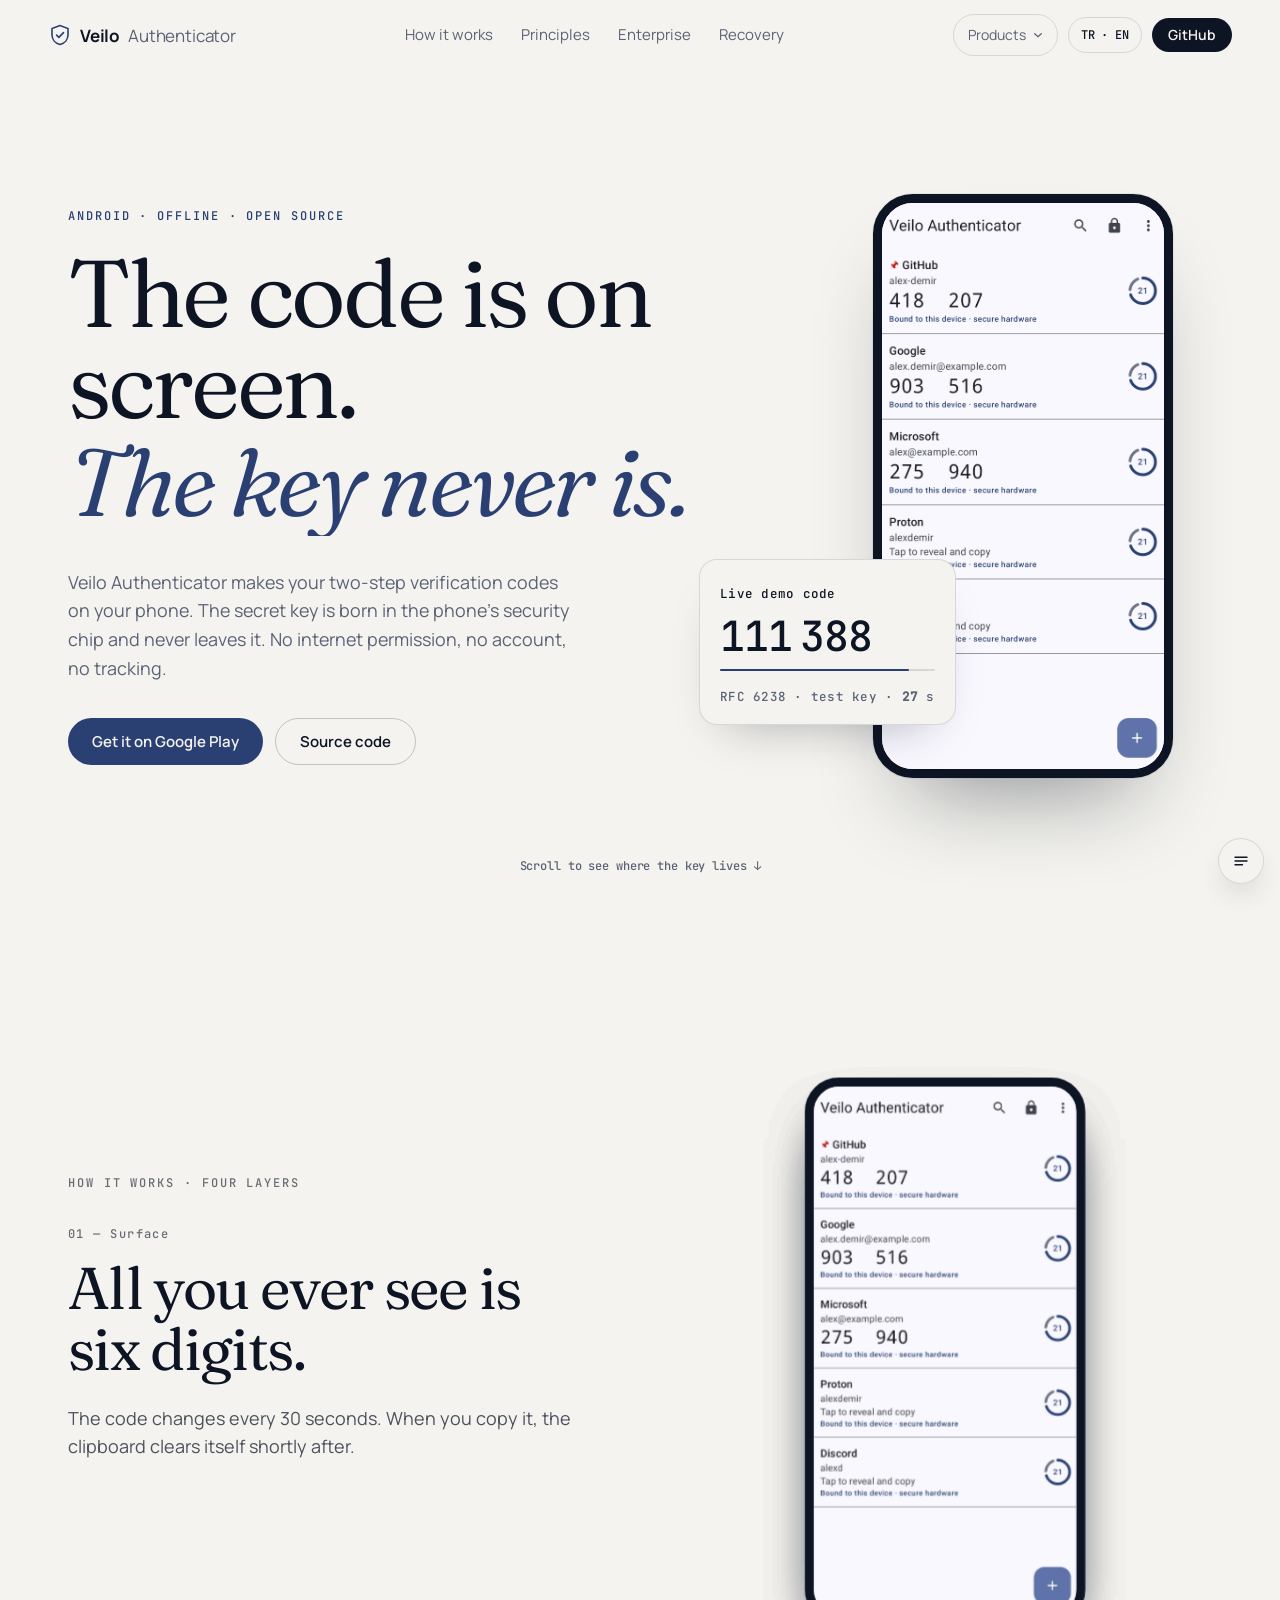
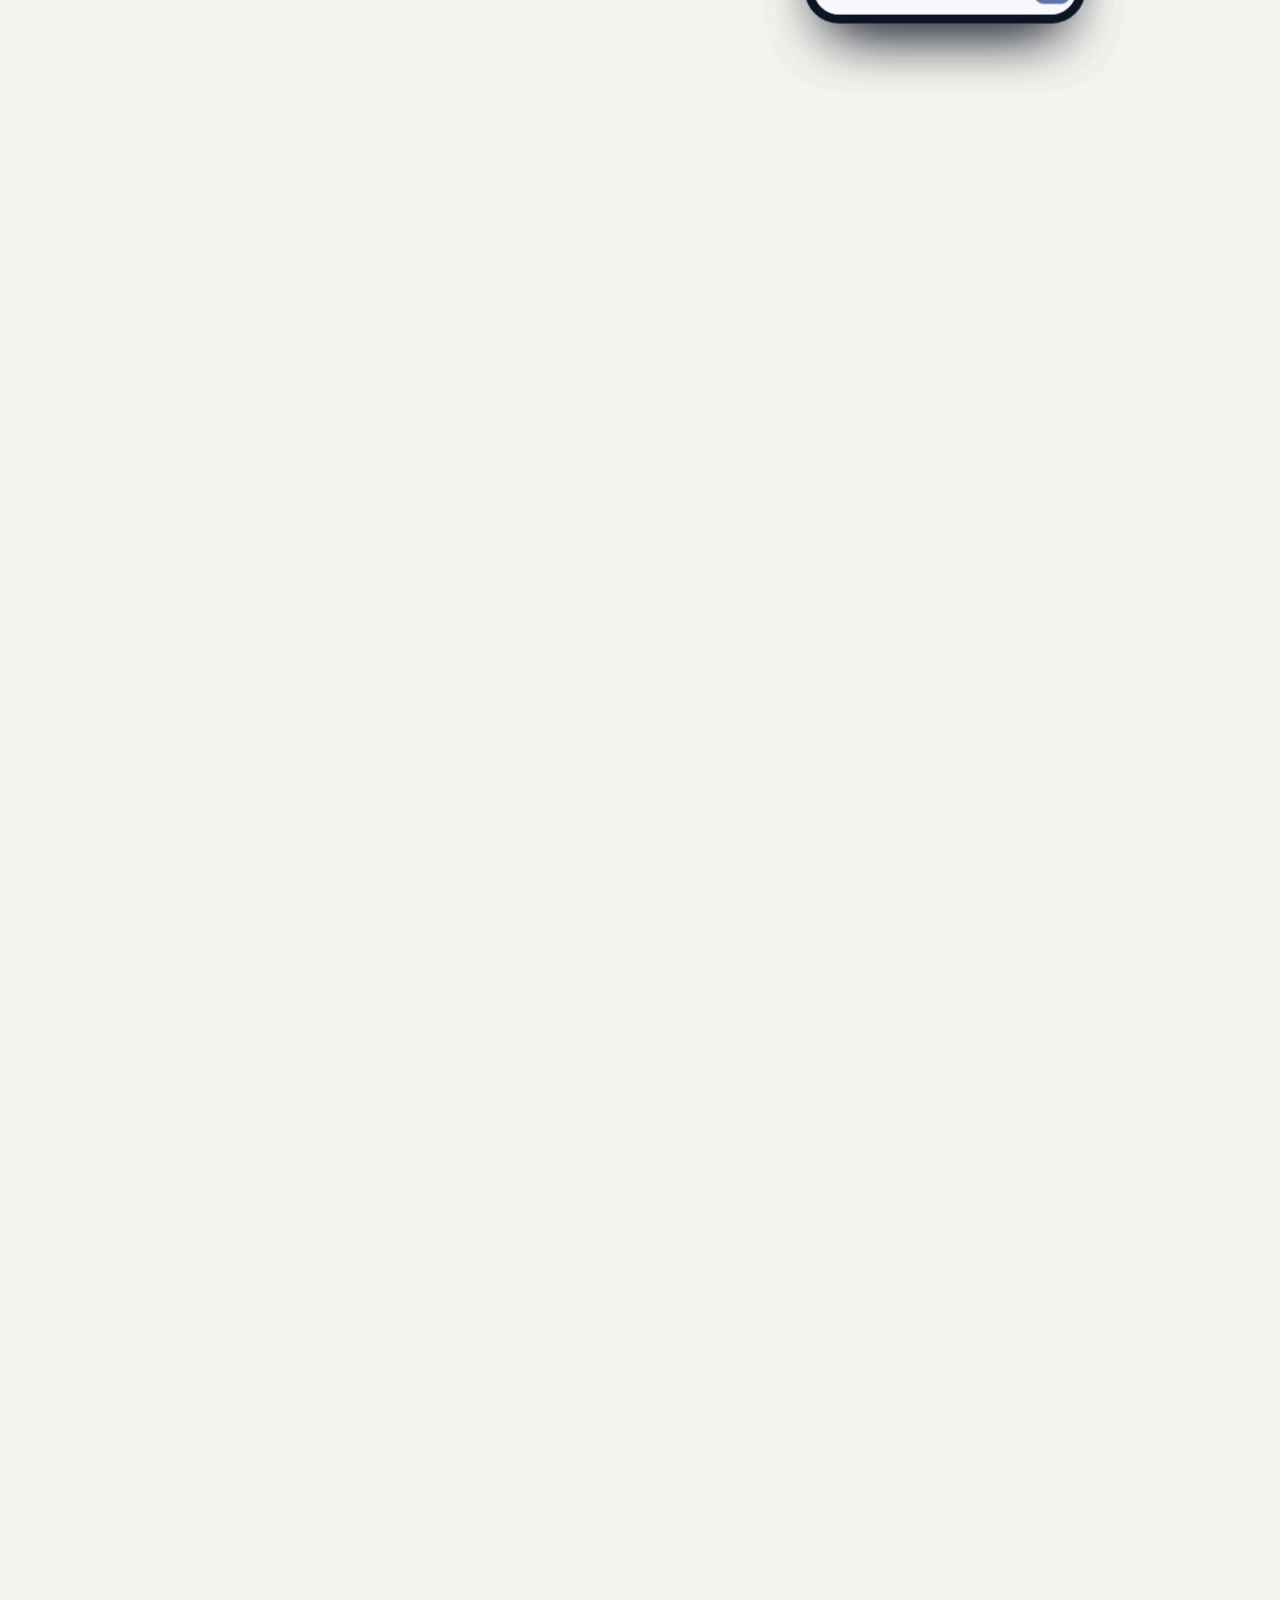
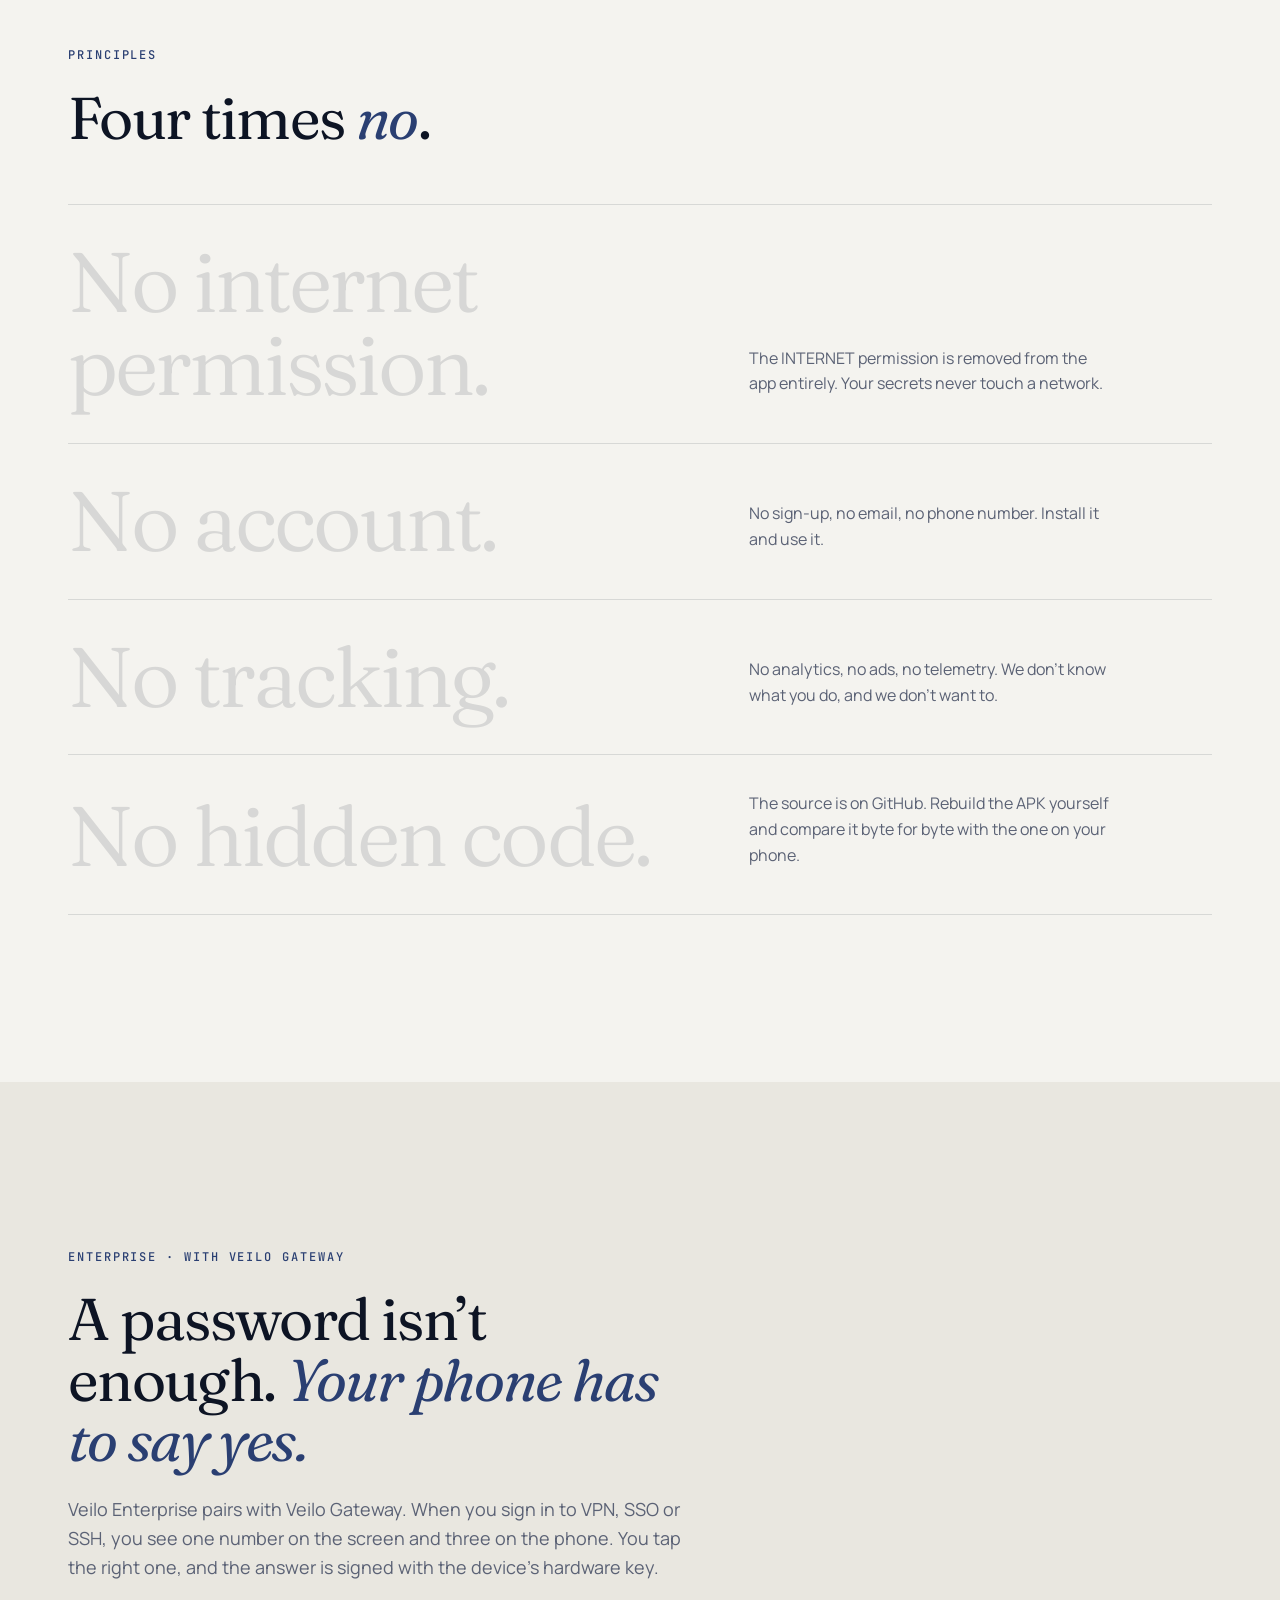
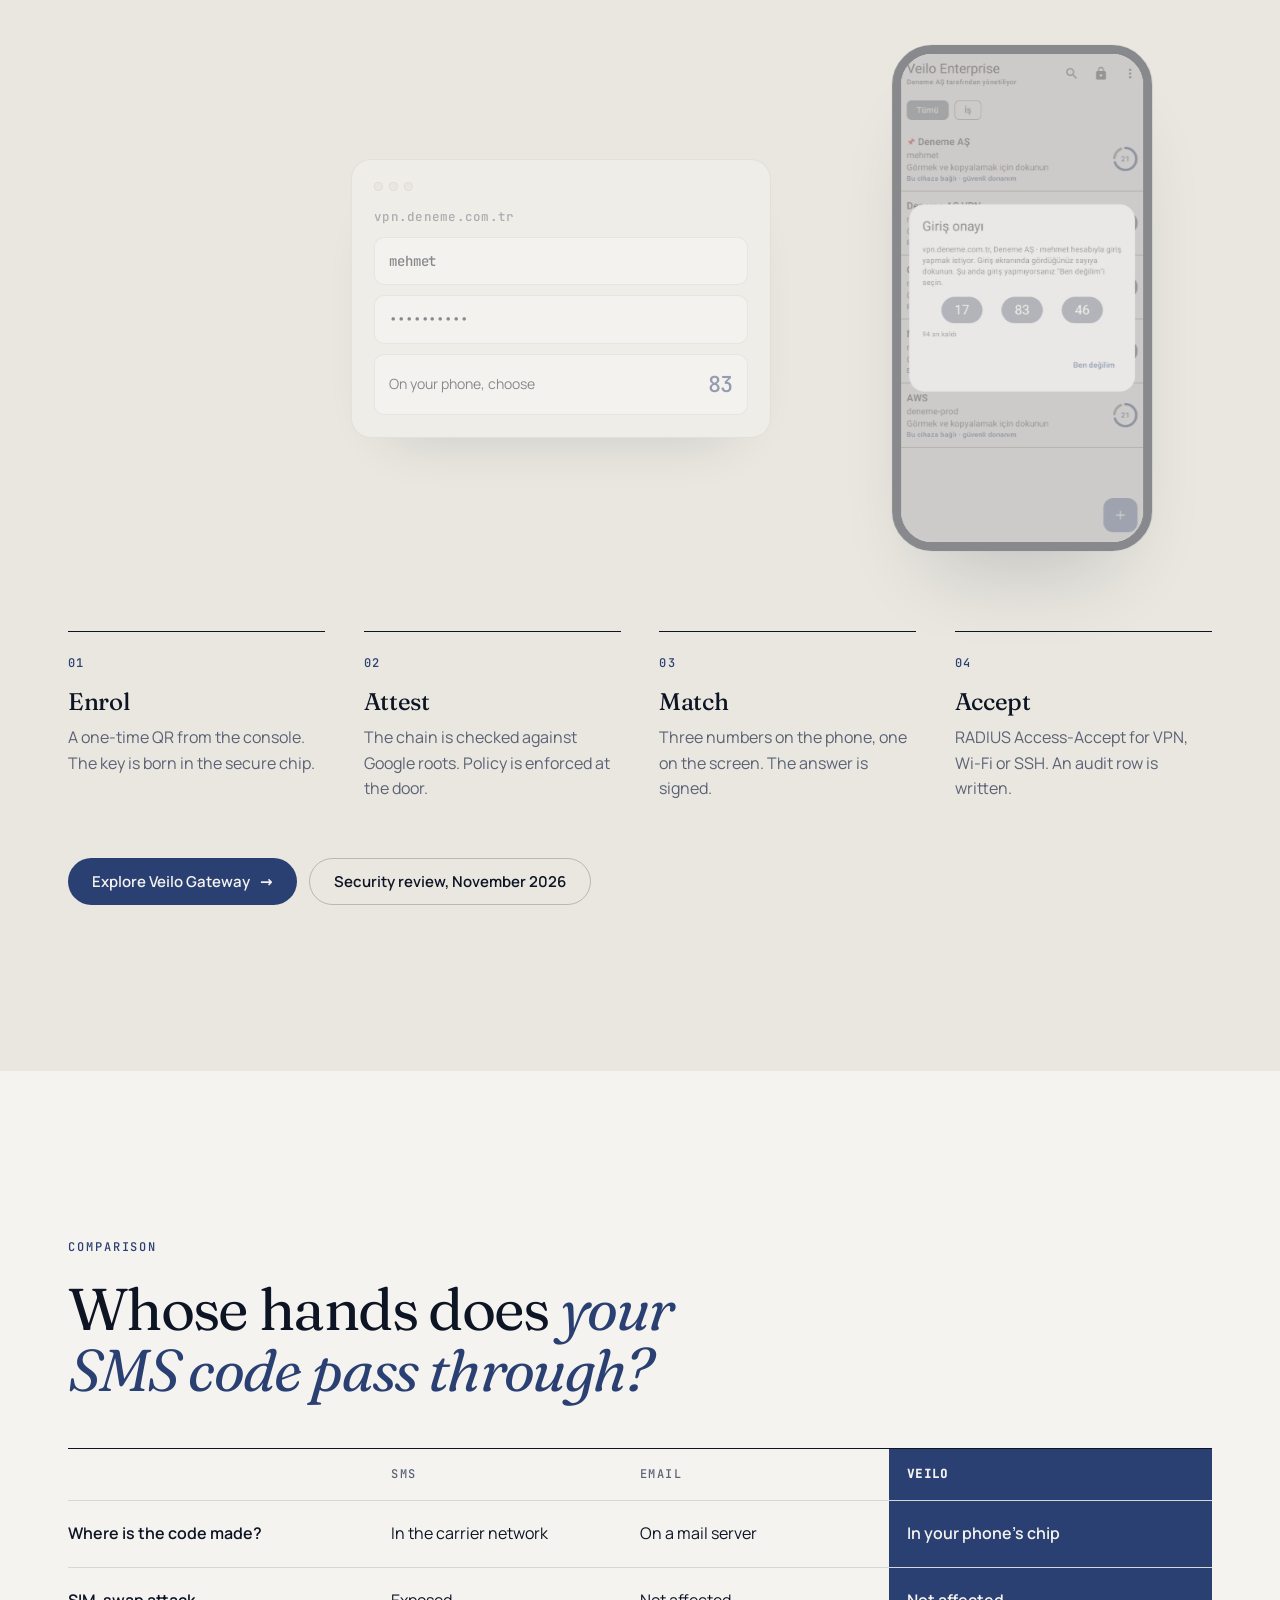
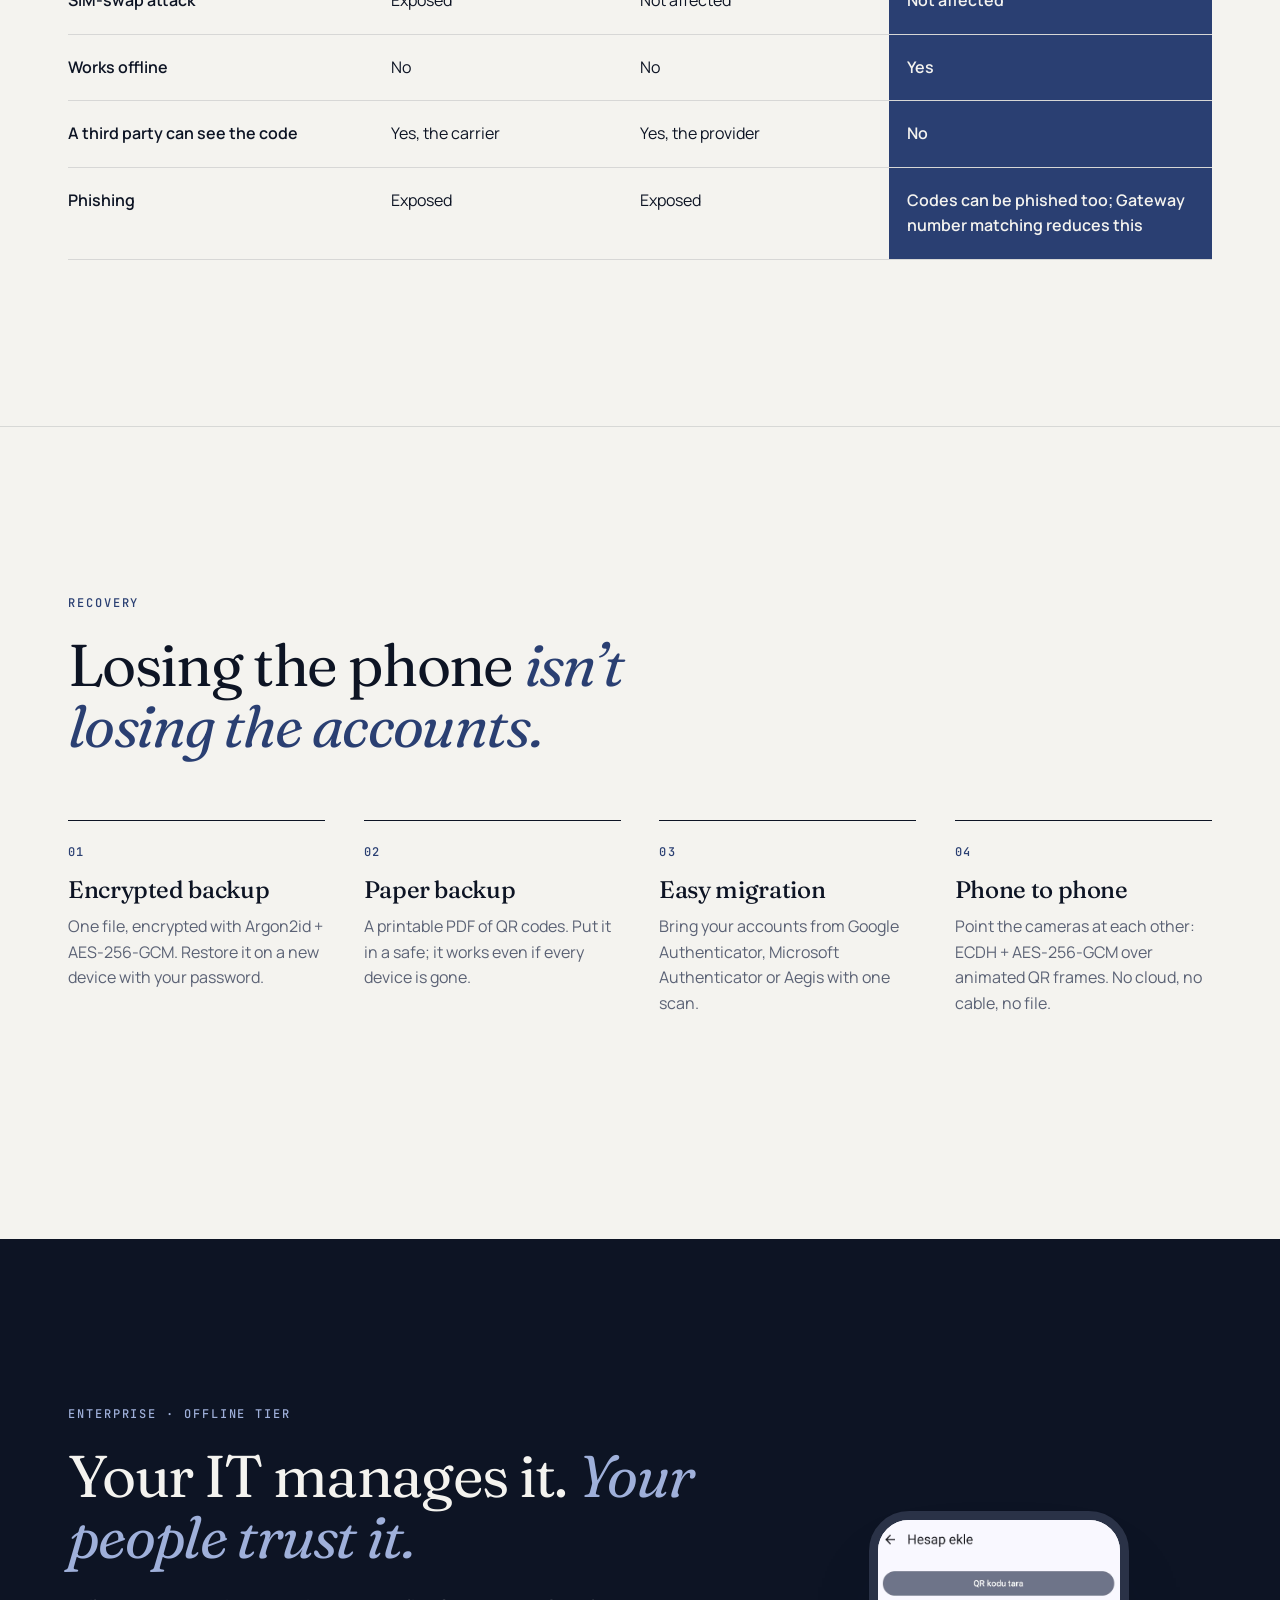
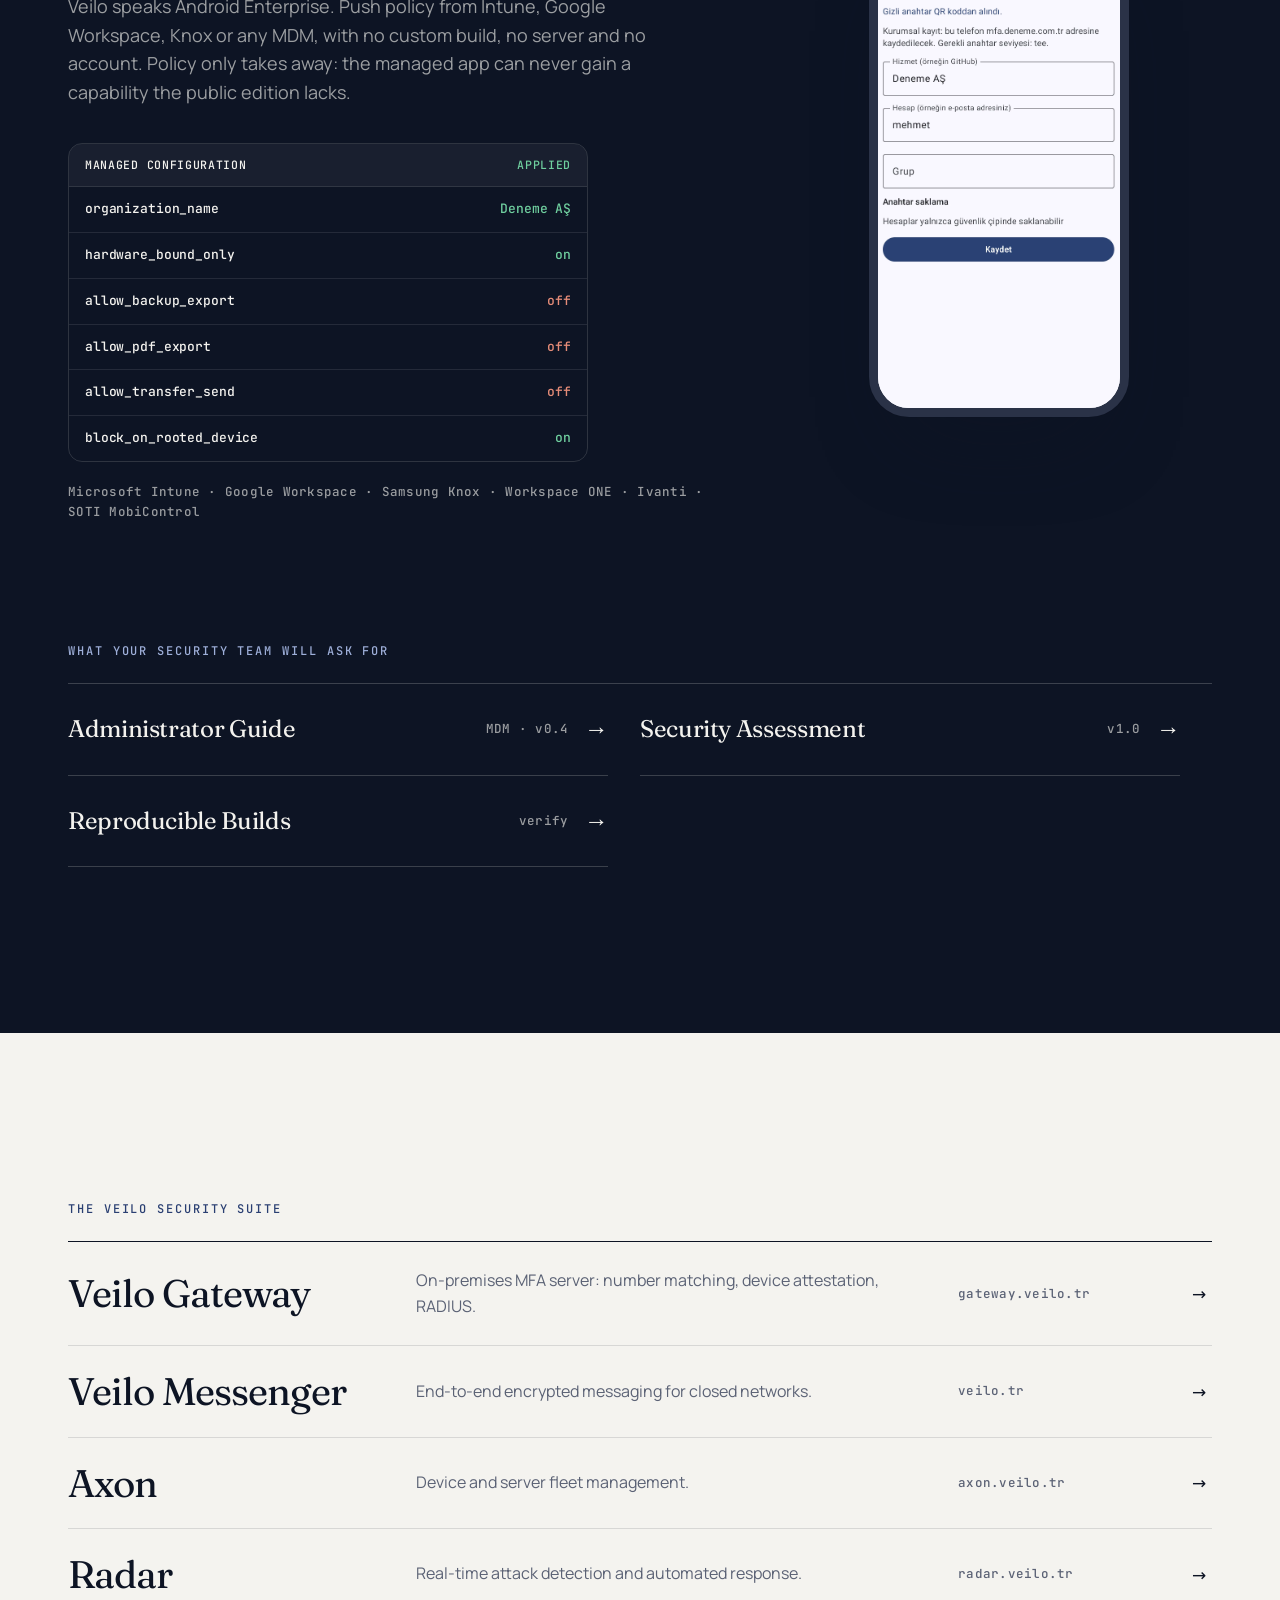
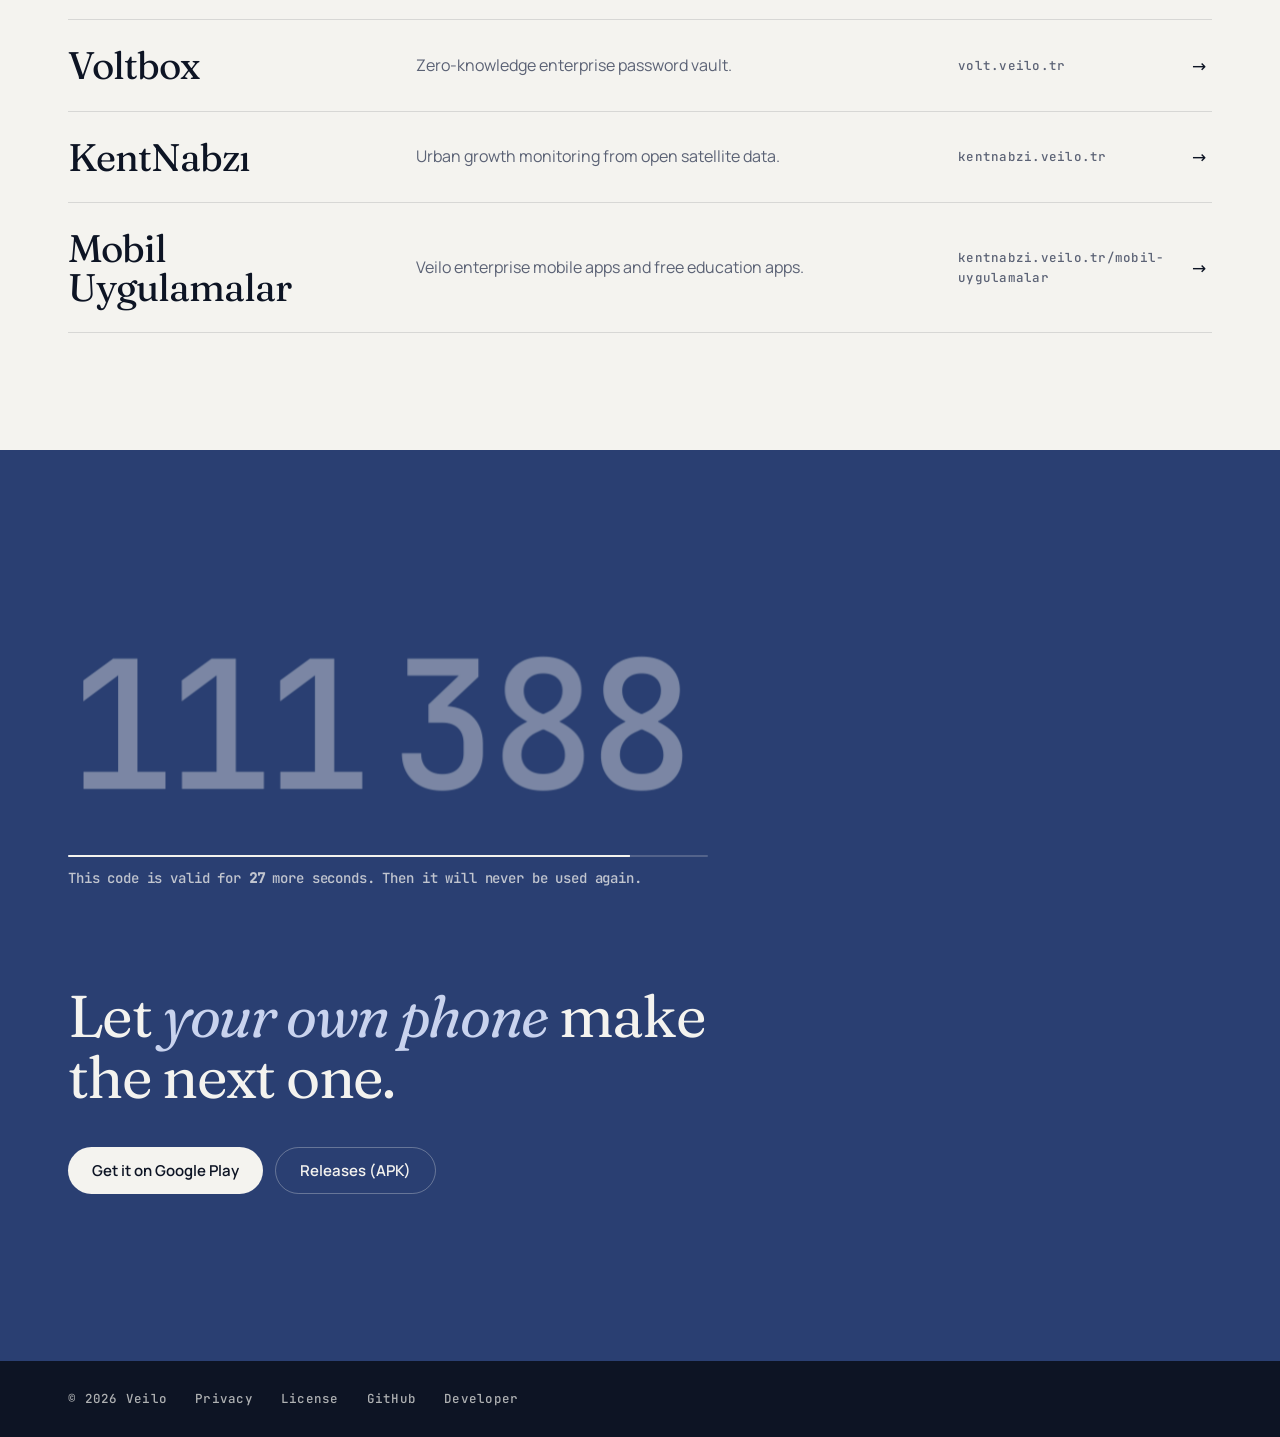
<file: docs/index.html>
<!DOCTYPE html>
<html lang="tr" data-lang="tr">
<head>
<meta charset="utf-8">
<meta name="viewport" content="width=device-width, initial-scale=1">
<title>Veilo Authenticator — Kod ekranda. Anahtar asla.</title>
<meta name="description" content="Veilo Authenticator: Android için çevrimdışı, açık kaynak iki adımlı doğrulama. Gizli anahtar telefonun güvenlik çipinde kalır. İnternet izni yok, hesap yok, izleme yok.">
<link rel="canonical" href="https://auth.veilo.tr/">
<meta property="og:title" content="Veilo Authenticator — Kod ekranda. Anahtar asla.">
<meta property="og:description" content="Çevrimdışı, açık kaynak, donanım destekli 2FA.">
<meta property="og:url" content="https://auth.veilo.tr/">
<meta property="og:type" content="website">
<meta property="og:locale" content="tr_TR">
<meta property="og:locale:alternate" content="en_US">
<meta property="og:image" content="https://auth.veilo.tr/og.png">
<meta property="og:image:width" content="1200">
<meta property="og:image:height" content="630">
<meta property="og:image:alt" content="Veilo Authenticator — Kod ekranda. Anahtar asla.">
<meta name="twitter:card" content="summary_large_image">
<meta name="theme-color" content="#F4F3EF">
<link rel="preload" href="fonts/fraunces-latin-wght-normal.woff2" as="font" type="font/woff2" crossorigin>
<link rel="preload" href="fonts/manrope-latin-wght-normal.woff2" as="font" type="font/woff2" crossorigin>
<script>(function(h){h.classList.add('js');var l=null;try{l=localStorage.getItem('veilo-lang')}catch(e){}if(!l){l=(navigator.language||'').toLowerCase().indexOf('tr')===0?'tr':'en'}h.setAttribute('data-lang',l);h.lang=l;if(matchMedia('(prefers-reduced-motion: reduce)').matches)h.classList.add('rm')})(document.documentElement)</script>
<link rel="stylesheet" href="style.css?v=ring1">
</head>
<body>
<a class="skip" href="#main"><span data-l="tr">İçeriğe geç</span><span data-l="en">Skip to content</span></a>
<header class="nav">
  <a class="brand" href="#top" aria-label="Veilo Authenticator"><svg class="logo" viewBox="0 0 24 24" aria-hidden="true"><path d="M12 2.5 4 5.6v6.1c0 4.7 3.3 8.6 8 9.8 4.7-1.2 8-5.1 8-9.8V5.6L12 2.5Z" fill="none" stroke="currentColor" stroke-width="1.6"/><path d="m8.6 12.1 2.3 2.3 4.6-4.8" fill="none" stroke="currentColor" stroke-width="1.6" stroke-linecap="round" stroke-linejoin="round"/></svg><span>Veilo</span><span class="brand-sub">Authenticator</span></a>
  <nav class="links" aria-label="Bölümler">
    <a href="#nasil"><span data-l="tr">Nasıl çalışır</span><span data-l="en">How it works</span></a>
    <a href="#ilkeler"><span data-l="tr">İlkeler</span><span data-l="en">Principles</span></a>
    <a href="#onay"><span data-l="tr">Kurumsal</span><span data-l="en">Enterprise</span></a>
    <a href="#kurtarma"><span data-l="tr">Kurtarma</span><span data-l="en">Recovery</span></a>
  </nav>
  <div class="nav-r">
    <details class="prod-menu">
      <summary><span data-l="tr">Ürünler</span><span data-l="en">Products</span><svg class="chev" viewBox="0 0 12 12" width="10" height="10" aria-hidden="true"><path d="M2 4.5 6 8l4-3.5" fill="none" stroke="currentColor" stroke-width="1.6" stroke-linecap="round"/></svg></summary>
      <div class="prod-pop">
      <a href="https://veilo.tr/"><b>Veilo Messenger</b><small><span data-l="tr">Kurumsal şifreli mesajlaşma</span><span data-l="en">Encrypted enterprise messaging</span></small></a>
      <a href="#top" aria-current="page"><b>Authenticator <span class="prod-here mono"><span data-l="tr">bu sayfa</span><span data-l="en">you are here</span></span></b><small><span data-l="tr">Çevrimdışı 2FA uygulaması</span><span data-l="en">Offline 2FA app</span></small></a>
      <a href="https://gateway.veilo.tr/"><b>Gateway</b><small><span data-l="tr">Kurum içi MFA sunucusu</span><span data-l="en">On-premises MFA server</span></small></a>
      <a href="https://axon.veilo.tr/"><b>Axon</b><small><span data-l="tr">Cihaz ve sunucu yönetimi</span><span data-l="en">Device &amp; server management</span></small></a>
      <a href="https://radar.veilo.tr/"><b>Radar</b><small><span data-l="tr">Saldırı tespiti ve tepki</span><span data-l="en">Attack detection &amp; response</span></small></a>
      <a href="https://volt.veilo.tr/"><b>Voltbox</b><small><span data-l="tr">Kurumsal şifre kasası</span><span data-l="en">Enterprise password vault</span></small></a>
      <a href="https://kentnabzi.veilo.tr/"><b>KentNabzı</b><small><span data-l="tr">Uydu ile kentsel büyüme izleme</span><span data-l="en">Urban growth from satellite data</span></small></a>
      <a href="https://kentnabzi.veilo.tr/mobil-uygulamalar/"><b>Mobil Uygulamalar</b><small><span data-l="tr">Veilo ve eğitim uygulamaları</span><span data-l="en">Veilo and education apps</span></small></a>
      </div>
    </details>
    <button class="lang mono" id="lang" type="button" aria-label="Dil / Language">TR · EN</button>
    <a class="btn btn-ink btn-sm" href="https://github.com/suleymanelbir/veilo-authenticator">GitHub</a>
  </div>
</header>

<main id="main">
<section class="hero" id="top">
  <div class="wrap hero-grid">
    <div class="hero-copy">
      <p class="eyebrow mono fade"><span data-l="tr"><span lang="en">Android</span> · Çevrimdışı · Açık kaynak</span><span data-l="en">Android · Offline · Open source</span></p>
      <h1 class="display">
        <span class="line"><span class="in"><span data-l="tr">Kod ekranda.</span><span data-l="en">The code is on screen.</span></span></span>
        <span class="line"><span class="in"><em><span data-l="tr">Anahtar asla.</span><span data-l="en">The key never is.</span></em></span></span>
      </h1>
      <p class="lede fade"><span data-l="tr">Veilo Authenticator iki adımlı doğrulama kodlarını telefonunuzda üretir. Gizli anahtar telefonun güvenlik çipinde doğar ve oradan hiç çıkmaz. İnternet izni yok, hesap yok, izleme yok.</span><span data-l="en">Veilo Authenticator makes your two-step verification codes on your phone. The secret key is born in the phone’s security chip and never leaves it. No internet permission, no account, no tracking.</span></p>
      <div class="cta fade"><a class="btn btn-navy" href="https://play.google.com/store/apps/details?id=tr.veilo.authenticator"><span data-l="tr">Google Play'den indir</span><span data-l="en">Get it on Google Play</span></a><a class="btn btn-line" href="https://github.com/suleymanelbir/veilo-authenticator"><span data-l="tr">Kaynak kodu</span><span data-l="en">Source code</span></a></div>
    </div>
    <div class="hero-visual">
      <figure class="phone"><img data-l="tr" src="img/telefon-1-hesaplar-tr.webp" width="1233" height="2400" alt="Veilo uygulamasında hesap listesi" fetchpriority="high"><img data-l="en" src="img/telefon-1-hesaplar-en.webp" width="1233" height="2400" alt="Account list in the Veilo app" loading="lazy"></figure>
      <div class="live">
        <span class="mono small"><span data-l="tr">Canlı demo kodu</span><span data-l="en">Live demo code</span></span>
        <div class="code mono code-md" data-code aria-label="demo">––– –––</div>
        <div class="bar"><i data-bar></i></div>
        <span class="mono small muted">RFC 6238 · <span data-l="tr">test anahtarı</span><span data-l="en">test key</span> · <b data-secs>30</b> <span data-l="tr">sn</span><span data-l="en">s</span></span>
      </div>
    </div>
  </div>
  <p class="hint mono"><span data-l="tr">Kaydırın: anahtarın nerede durduğunu görün</span><span data-l="en">Scroll to see where the key lives</span> ↓</p>
</section>

<section class="descent" id="nasil" aria-label="Nasıl çalışır">
  <div class="wrap descent-grid">
    <div class="steps">
      <p class="eyebrow mono"><span data-l="tr">Nasıl çalışır · dört katman</span><span data-l="en">How it works · four layers</span></p>
      <article class="step" data-step="0"><span class="num mono">01 — <span data-l="tr">Yüzey</span><span data-l="en">Surface</span></span><h2 class="h2"><span data-l="tr">Gördüğünüz tek şey altı hane.</span><span data-l="en">All you ever see is six digits.</span></h2><p><span data-l="tr">Kod 30 saniyede bir yenilenir. Kopyaladığınızda pano kısa süre sonra kendiliğinden temizlenir.</span><span data-l="en">The code changes every 30 seconds. When you copy it, the clipboard clears itself shortly after.</span></p></article>
      <article class="step" data-step="1"><span class="num mono">02 — <span data-l="tr">Uygulama</span><span data-l="en">App</span></span><h2 class="h2"><span data-l="tr">Ekran görüntüsü bile alınamaz.</span><span data-l="en">Not even a screenshot gets out.</span></h2><p><span data-l="tr">FLAG_SECURE açık: ekran görüntüsü ve ekran kaydı engellenir. Kodlar biyometrik kilidin arkasında durur; kullanılan anahtar malzemesi bellekte hemen sıfırlanır.</span><span data-l="en">FLAG_SECURE is on: screenshots and screen recording are blocked. Codes sit behind a biometric lock, and key material is zeroed in memory right after use.</span></p></article>
      <article class="step" data-step="2"><span class="num mono">03 — <span data-l="tr">Kasa</span><span data-l="en">Vault</span></span><h2 class="h2"><span data-l="tr">Sırlar şifreli bir kasada.</span><span data-l="en">Secrets live in an encrypted vault.</span></h2><p><span data-l="tr">Hesap bilgileri AES-256-GCM ile sarılır. Sarma anahtarı Android Keystore’da tutulur; uygulama klasörünü kopyalamak hiçbir şey vermez.</span><span data-l="en">Account data is wrapped with AES-256-GCM. The wrapping key is held in Android Keystore, so copying the app’s folder yields nothing.</span></p></article>
      <article class="step" data-step="3"><span class="num mono">04 — <span data-l="tr">Çip</span><span data-l="en">Chip</span></span><h2 class="h2"><span data-l="tr">Anahtar buradan hiç çıkmaz.</span><span data-l="en">The key never leaves here.</span></h2><p><span data-l="tr">StrongBox ya da TEE destekli cihazlarda HMAC hesabı güvenli donanımın içinde yapılır. Uygulama bile anahtarı görmez; yalnızca sonucu, yani altı haneyi alır.</span><span data-l="en">On devices with StrongBox or a TEE, the HMAC is computed inside secure hardware. Even the app never sees the key; it only receives the result: six digits.</span></p></article>
    </div>
    <div class="stack-wrap" aria-hidden="true">
      <div class="stack">
        <div class="layer l-chip"><span class="tag mono">04 · StrongBox / TEE</span><svg class="chip" viewBox="0 0 200 200" aria-hidden="true"><g stroke="currentColor" stroke-width="3" stroke-linecap="round" fill="none"><path d="M60 22v18M60 160v18M22 60h18M160 60h18"/><path d="M80 22v18M80 160v18M22 80h18M160 80h18"/><path d="M100 22v18M100 160v18M22 100h18M160 100h18"/><path d="M120 22v18M120 160v18M22 120h18M160 120h18"/><path d="M140 22v18M140 160v18M22 140h18M160 140h18"/><rect x="40" y="40" width="120" height="120" rx="16"/></g><rect x="62" y="62" width="76" height="76" rx="10" class="chip-core"/><g transform="translate(68 68)"><svg class="key" width="64" height="64" viewBox="0 0 64 64" aria-hidden="true"><circle cx="22" cy="32" r="10" fill="none" stroke="currentColor" stroke-width="4"/><path d="M32 32h22M46 32v8M52 32v6" fill="none" stroke="currentColor" stroke-width="4" stroke-linecap="round"/></svg></g></svg></div>
        <div class="layer l-vault"><span class="tag mono">03 · Android Keystore</span><span class="vault-label mono">AES-256-GCM</span></div>
        <div class="layer l-app"><span class="tag mono">02 · <span data-l="tr">Uygulama</span><span data-l="en">App</span></span>
          <ul class="flags mono">
            <li>FLAG_SECURE<b>on</b></li><li><span data-l="tr">Biyometrik kilit</span><span data-l="en">Biometric lock</span><b>on</b></li><li><span data-l="tr">Pano temizleme</span><span data-l="en">Clipboard clear</span><b>on</b></li><li><span data-l="tr">Bellek sıfırlama</span><span data-l="en">Memory zeroing</span><b>on</b></li><li>INTERNET<b class="off"><span data-l="tr">yok</span><span data-l="en">none</span></b></li>
          </ul>
        </div>
        <div class="layer l-screen"><img data-l="tr" src="img/telefon-1-hesaplar-tr.webp" width="1233" height="2400" alt="" loading="lazy"><img data-l="en" src="img/telefon-1-hesaplar-en.webp" width="1233" height="2400" alt="" loading="lazy"></div>
      </div>
    </div>
  </div>
</section>

<section class="principles" id="ilkeler">
  <div class="wrap">
    <p class="eyebrow mono" data-reveal><span data-l="tr">İlkeler</span><span data-l="en">Principles</span></p>
    <h2 class="h2 narrow" data-reveal><span data-l="tr">Dört kez <em>hayır</em>.</span><span data-l="en">Four times <em>no</em>.</span></h2>
    <ul class="big-list">
      <li><span class="big"><span data-l="tr">İnternet izni yok.</span><span data-l="en">No internet permission.</span></span><span class="proof"><span data-l="tr">INTERNET izni uygulamadan tamamen kaldırıldı. Sırlarınız hiçbir ağa dokunmaz.</span><span data-l="en">The INTERNET permission is removed from the app entirely. Your secrets never touch a network.</span></span></li>
      <li><span class="big"><span data-l="tr">Hesap yok.</span><span data-l="en">No account.</span></span><span class="proof"><span data-l="tr">Kayıt, e-posta ya da telefon numarası istenmez. Kurup kullanırsınız.</span><span data-l="en">No sign-up, no email, no phone number. Install it and use it.</span></span></li>
      <li><span class="big"><span data-l="tr">İzleme yok.</span><span data-l="en">No tracking.</span></span><span class="proof"><span data-l="tr">Analitik yok, reklam yok, telemetri yok. Ne yaptığınızı bilmiyoruz; bilmek de istemiyoruz.</span><span data-l="en">No analytics, no ads, no telemetry. We don’t know what you do, and we don’t want to.</span></span></li>
      <li><span class="big"><span data-l="tr">Gizli kod yok.</span><span data-l="en">No hidden code.</span></span><span class="proof"><span data-l="tr">Kaynak kodu GitHub’da. APK’yı kaynaktan derleyip cihazınızdakiyle bayt bayt karşılaştırabilirsiniz.</span><span data-l="en">The source is on GitHub. Rebuild the APK yourself and compare it byte for byte with the one on your phone.</span></span></li>
    </ul>
  </div>
</section>

<section class="match" id="onay">
  <div class="wrap">
    <p class="eyebrow mono" data-reveal><span data-l="tr">Kurumsal · Veilo Gateway ile</span><span data-l="en">Enterprise · with Veilo Gateway</span></p>
    <h2 class="h2 narrow" data-reveal><span data-l="tr">Parola yetmez. <em>Telefonunuz da evet demeli.</em></span><span data-l="en">A password isn’t enough. <em>Your phone has to say yes.</em></span></h2>
    <p class="body narrow" data-reveal><span data-l="tr">Veilo Enterprise, Veilo Gateway ile eşleşir. VPN’e, SSO’ya ya da SSH’e girerken ekranda bir sayı, telefonda üç sayı görürsünüz. Doğru sayıya dokunursunuz; yanıt cihazın donanım anahtarıyla imzalanır.</span><span data-l="en">Veilo Enterprise pairs with Veilo Gateway. When you sign in to VPN, SSO or SSH, you see one number on the screen and three on the phone. You tap the right one, and the answer is signed with the device’s hardware key.</span></p>
    <div class="match-visual">
      <div class="login">
        <div class="dots"><i></i><i></i><i></i></div>
        <p class="mono small muted">vpn.deneme.com.tr</p>
        <div class="field mono">mehmet</div>
        <div class="field mono">••••••••••</div>
        <div class="field prompt"><span data-l="tr">Telefonunuzda şu sayıyı seçin</span><span data-l="en">On your phone, choose</span> <b class="mono target">83</b></div>
      </div>
      <div class="phone phone-sm">
        <img src="img/telefon-2-giris-onayi.webp" width="1233" height="2400" alt="Veilo Enterprise giriş onayı ekranı / sign-in approval screen" loading="lazy">
        <span class="ring" aria-hidden="true"></span>
      </div>
      <div class="stamp mono" aria-hidden="true">ACCESS-ACCEPT · RADIUS</div>
    </div>
    <ol class="gw-steps">
      <li data-reveal><span class="num mono">01</span><h3><span data-l="tr">Kayıt</span><span data-l="en">Enrol</span></h3><p><span data-l="tr">Konsoldan tek kullanımlık QR. Anahtar güvenli çipte doğar.</span><span data-l="en">A one-time QR from the console. The key is born in the secure chip.</span></p></li>
      <li data-reveal><span class="num mono">02</span><h3><span data-l="tr">Doğrula</span><span data-l="en">Attest</span></h3><p><span data-l="tr">Zincir Google kökleriyle doğrulanır. Politika kapıda uygulanır.</span><span data-l="en">The chain is checked against Google roots. Policy is enforced at the door.</span></p></li>
      <li data-reveal><span class="num mono">03</span><h3><span data-l="tr">Eşleştir</span><span data-l="en">Match</span></h3><p><span data-l="tr">Telefonda üç sayı, ekranda bir. Yanıt imzalanır.</span><span data-l="en">Three numbers on the phone, one on the screen. The answer is signed.</span></p></li>
      <li data-reveal><span class="num mono">04</span><h3><span data-l="tr">Kabul</span><span data-l="en">Accept</span></h3><p><span data-l="tr">VPN, Wi-Fi ya da SSH için RADIUS Access-Accept. Denetim kaydı yazılır.</span><span data-l="en">RADIUS Access-Accept for VPN, Wi-Fi or SSH. An audit row is written.</span></p></li>
    </ol>
    <div class="cta" data-reveal><a class="btn btn-navy" href="https://gateway.veilo.tr/"><span data-l="tr">Veilo Gateway’i inceleyin</span><span data-l="en">Explore Veilo Gateway</span> <span class="arr" aria-hidden="true">→</span></a><a class="btn btn-line" href="https://gateway.veilo.tr/security-review-2026-11.html"><span data-l="tr">Güvenlik incelemesi, Kasım 2026</span><span data-l="en">Security review, November 2026</span></a></div>
  </div>
</section>

<section class="compare" id="karsilastirma">
  <div class="wrap">
    <p class="eyebrow mono" data-reveal><span data-l="tr">Karşılaştırma</span><span data-l="en">Comparison</span></p>
    <h2 class="h2 narrow" data-reveal><span data-l="tr">SMS kodunuz <em>kimin elinden geçiyor?</em></span><span data-l="en">Whose hands does <em>your SMS code pass through?</em></span></h2>
    <div class="table" role="table" data-reveal>
      <div class="tr th" role="row"><span role="columnheader"></span><span role="columnheader">SMS</span><span role="columnheader"><span data-l="tr">E-posta</span><span data-l="en">Email</span></span><span role="columnheader" class="us">Veilo</span></div>
      <div class="tr" role="row"><span role="rowheader"><span data-l="tr">Kod nerede üretilir?</span><span data-l="en">Where is the code made?</span></span><span role="cell"><span data-l="tr">Operatörün ağında</span><span data-l="en">In the carrier network</span></span><span role="cell"><span data-l="tr">Posta sunucusunda</span><span data-l="en">On a mail server</span></span><span role="cell" class="us"><span data-l="tr">Telefonunuzun çipinde</span><span data-l="en">In your phone’s chip</span></span></div>
      <div class="tr" role="row"><span role="rowheader"><span data-l="tr">SIM değiştirme saldırısı</span><span data-l="en">SIM-swap attack</span></span><span role="cell"><span data-l="tr">Etkilenir</span><span data-l="en">Exposed</span></span><span role="cell"><span data-l="tr">Etkilenmez</span><span data-l="en">Not affected</span></span><span role="cell" class="us"><span data-l="tr">Etkilenmez</span><span data-l="en">Not affected</span></span></div>
      <div class="tr" role="row"><span role="rowheader"><span data-l="tr">İnternetsiz çalışır</span><span data-l="en">Works offline</span></span><span role="cell"><span data-l="tr">Hayır</span><span data-l="en">No</span></span><span role="cell"><span data-l="tr">Hayır</span><span data-l="en">No</span></span><span role="cell" class="us"><span data-l="tr">Evet</span><span data-l="en">Yes</span></span></div>
      <div class="tr" role="row"><span role="rowheader"><span data-l="tr">Üçüncü taraf kodu görebilir</span><span data-l="en">A third party can see the code</span></span><span role="cell"><span data-l="tr">Evet, operatör</span><span data-l="en">Yes, the carrier</span></span><span role="cell"><span data-l="tr">Evet, sağlayıcı</span><span data-l="en">Yes, the provider</span></span><span role="cell" class="us"><span data-l="tr">Hayır</span><span data-l="en">No</span></span></div>
      <div class="tr" role="row"><span role="rowheader"><span data-l="tr">Oltalama</span><span data-l="en">Phishing</span></span><span role="cell"><span data-l="tr">Açık</span><span data-l="en">Exposed</span></span><span role="cell"><span data-l="tr">Açık</span><span data-l="en">Exposed</span></span><span role="cell" class="us"><span data-l="tr">Kod da oltalanabilir; Gateway’in sayı eşleştirmesi bu riski azaltır</span><span data-l="en">Codes can be phished too; Gateway number matching reduces this</span></span></div>
    </div>
  </div>
</section>

<section class="recovery" id="kurtarma">
  <div class="wrap">
    <p class="eyebrow mono" data-reveal><span data-l="tr">Kurtarma</span><span data-l="en">Recovery</span></p>
    <h2 class="h2 narrow" data-reveal><span data-l="tr">Telefonu kaybetmek, <em>hesapları kaybetmek değil.</em></span><span data-l="en">Losing the phone <em>isn’t losing the accounts.</em></span></h2>
    <ol class="rec-list">
      <li data-reveal><span class="num mono">01</span><h3><span data-l="tr">Şifreli yedek</span><span data-l="en">Encrypted backup</span></h3><p><span data-l="tr">Argon2id + AES-256-GCM ile şifrelenmiş tek dosya. Yeni cihazda parolanızla geri yüklersiniz.</span><span data-l="en">One file, encrypted with Argon2id + AES-256-GCM. Restore it on a new device with your password.</span></p></li>
      <li data-reveal><span class="num mono">02</span><h3><span data-l="tr">Kâğıt yedek</span><span data-l="en">Paper backup</span></h3><p><span data-l="tr">QR kodlu, yazdırılabilir PDF. Kasaya koyun; bütün cihazlarınızı kaybetseniz bile işe yarar.</span><span data-l="en">A printable PDF of QR codes. Put it in a safe; it works even if every device is gone.</span></p></li>
      <li data-reveal><span class="num mono">03</span><h3><span data-l="tr">Kolay geçiş</span><span data-l="en">Easy migration</span></h3><p><span data-l="tr">Google Authenticator, Microsoft Authenticator ya da Aegis’ten tek taramayla aktarın.</span><span data-l="en">Bring your accounts from Google Authenticator, Microsoft Authenticator or Aegis with one scan.</span></p></li>
      <li data-reveal><span class="num mono">04</span><h3><span data-l="tr">Telefondan telefona</span><span data-l="en">Phone to phone</span></h3><p><span data-l="tr">Kameraları birbirine tutun: ECDH + AES-256-GCM, hareketli QR kareleri. Bulut, kablo ve dosya yok.</span><span data-l="en">Point the cameras at each other: ECDH + AES-256-GCM over animated QR frames. No cloud, no cable, no file.</span></p></li>
    </ol>
  </div>
</section>

<section class="enterprise" id="kurumsal">
  <div class="wrap ent-grid">
    <div>
      <p class="eyebrow mono" data-reveal><span data-l="tr">Kurumsal · çevrimdışı katman</span><span data-l="en">Enterprise · offline tier</span></p>
      <h2 class="h2" data-reveal><span data-l="tr">BT’niz yönetir. <em>Çalışanlarınız güvenir.</em></span><span data-l="en">Your IT manages it. <em>Your people trust it.</em></span></h2>
      <p class="body" data-reveal><span data-l="tr">Veilo, Android Enterprise ile çalışır. Intune, Google Workspace, Knox ya da herhangi bir MDM’den politika gönderin; özel derleme, sunucu ve hesap gerekmez. Politika yalnızca kısıtlar: kurumsal sürüm, herkese açık sürümde olmayan bir yetenek kazanamaz.</span><span data-l="en">Veilo speaks Android Enterprise. Push policy from Intune, Google Workspace, Knox or any MDM, with no custom build, no server and no account. Policy only takes away: the managed app can never gain a capability the public edition lacks.</span></p>
      <div class="policy mono" data-reveal>
        <div class="policy-h"><span data-l="tr">Yönetilen yapılandırma</span><span data-l="en">Managed configuration</span><b><span data-l="tr">uygulandı</span><span data-l="en">applied</span></b></div>
        <div class="policy-r"><span>organization_name</span><b class="">Deneme AŞ</b></div><div class="policy-r"><span>hardware_bound_only</span><b class="">on</b></div><div class="policy-r"><span>allow_backup_export</span><b class="off">off</b></div><div class="policy-r"><span>allow_pdf_export</span><b class="off">off</b></div><div class="policy-r"><span>allow_transfer_send</span><b class="off">off</b></div><div class="policy-r"><span>block_on_rooted_device</span><b class="">on</b></div>
      </div>
      <p class="mdm mono small muted" data-reveal>Microsoft Intune · Google Workspace · Samsung Knox · Workspace ONE · Ivanti · SOTI MobiControl</p>
    </div>
    <div class="ent-visual" data-reveal>
      <figure class="phone phone-sm"><img src="img/telefon-3-kurumsal-kayit.webp" width="1233" height="2400" alt="Kurumsal kayıt ekranı / enterprise enrolment screen" loading="lazy"></figure>
    </div>
  </div>
  <div class="wrap">
    <p class="eyebrow mono docs-h" data-reveal><span data-l="tr">Güvenlik ekibinizin isteyeceği belgeler</span><span data-l="en">What your security team will ask for</span></p>
    <ul class="docs">
      <li data-reveal><a href="https://auth.veilo.tr/ADMIN-GUIDE.html"><span><span data-l="tr">Yönetici Kılavuzu</span><span data-l="en">Administrator Guide</span></span><span class="mono small muted">MDM · v0.4</span><span class="arr" aria-hidden="true">→</span></a></li>
      <li data-reveal><a href="https://auth.veilo.tr/SECURITY-ASSESSMENT.html"><span><span data-l="tr">Güvenlik Değerlendirmesi</span><span data-l="en">Security Assessment</span></span><span class="mono small muted">v1.0</span><span class="arr" aria-hidden="true">→</span></a></li>
      <li data-reveal><a href="https://auth.veilo.tr/REPRODUCIBLE-BUILDS.html"><span><span data-l="tr">Tekrarlanabilir Derleme</span><span data-l="en">Reproducible Builds</span></span><span class="mono small muted">verify</span><span class="arr" aria-hidden="true">→</span></a></li>    </ul>
  </div>
</section>

<section class="products" id="urunler">
  <div class="wrap">
    <p class="eyebrow mono" data-reveal><span data-l="tr">Veilo güvenlik paketi</span><span data-l="en">The Veilo security suite</span></p>
    <ul class="prod-list">
      <li data-reveal><a href="https://gateway.veilo.tr/"><span class="prod-name">Veilo Gateway</span><span class="prod-desc"><span data-l="tr">Kurum içi MFA sunucusu: sayı eşleştirme, cihaz doğrulama, RADIUS.</span><span data-l="en">On-premises MFA server: number matching, device attestation, RADIUS.</span></span><span class="mono small muted">gateway.veilo.tr</span><span class="arr" aria-hidden="true">→</span></a></li>
      <li data-reveal><a href="https://veilo.tr/"><span class="prod-name">Veilo Messenger</span><span class="prod-desc"><span data-l="tr">Kapalı ağlar için uçtan uca şifreli kurumsal mesajlaşma.</span><span data-l="en">End-to-end encrypted messaging for closed networks.</span></span><span class="mono small muted">veilo.tr</span><span class="arr" aria-hidden="true">→</span></a></li>
      <li data-reveal><a href="https://axon.veilo.tr/"><span class="prod-name">Axon</span><span class="prod-desc"><span data-l="tr">Cihaz ve sunucu filosu yönetimi.</span><span data-l="en">Device and server fleet management.</span></span><span class="mono small muted">axon.veilo.tr</span><span class="arr" aria-hidden="true">→</span></a></li>
      <li data-reveal><a href="https://radar.veilo.tr/"><span class="prod-name">Radar</span><span class="prod-desc"><span data-l="tr">Gerçek zamanlı saldırı tespiti ve otomatik tepki.</span><span data-l="en">Real-time attack detection and automated response.</span></span><span class="mono small muted">radar.veilo.tr</span><span class="arr" aria-hidden="true">→</span></a></li>
      <li data-reveal><a href="https://volt.veilo.tr/"><span class="prod-name">Voltbox</span><span class="prod-desc"><span data-l="tr">Sıfır bilgi mimarili kurumsal şifre kasası.</span><span data-l="en">Zero-knowledge enterprise password vault.</span></span><span class="mono small muted">volt.veilo.tr</span><span class="arr" aria-hidden="true">→</span></a></li>
      <li data-reveal><a href="https://kentnabzi.veilo.tr/"><span class="prod-name">KentNabzı</span><span class="prod-desc"><span data-l="tr">Açık uydu verisinden kentsel büyüme izleme.</span><span data-l="en">Urban growth monitoring from open satellite data.</span></span><span class="mono small muted">kentnabzi.veilo.tr</span><span class="arr" aria-hidden="true">→</span></a></li>
      <li data-reveal><a href="https://kentnabzi.veilo.tr/mobil-uygulamalar/"><span class="prod-name">Mobil Uygulamalar</span><span class="prod-desc"><span data-l="tr">Veilo kurumsal mobil uygulamaları ve ücretsiz eğitim uygulamaları.</span><span data-l="en">Veilo enterprise mobile apps and free education apps.</span></span><span class="mono small muted">kentnabzi.veilo.tr/mobil-uygulamalar</span><span class="arr" aria-hidden="true">→</span></a></li>
    </ul>
  </div>
</section>

<section class="final">
  <div class="wrap">
    <div class="code mono code-xl" data-code aria-label="demo">––– –––</div>
    <div class="bar bar-light"><i data-bar></i></div>
    <p class="final-note mono"><span data-l="tr">Bu kod <b data-secs>30</b> saniye daha geçerli. Sonra bir daha hiç kullanılmayacak.</span><span data-l="en">This code is valid for <b data-secs>30</b> more seconds. Then it will never be used again.</span></p>
    <h2 class="h2"><span data-l="tr">Bir sonrakini <em>kendi telefonunuz</em> üretsin.</span><span data-l="en">Let <em>your own phone</em> make the next one.</span></h2>
    <div class="cta"><a class="btn btn-paper" href="https://play.google.com/store/apps/details?id=tr.veilo.authenticator"><span data-l="tr">Google Play'den indir</span><span data-l="en">Get it on Google Play</span></a><a class="btn btn-line-light" href="https://github.com/suleymanelbir/veilo-authenticator/releases"><span data-l="tr">Sürümler (APK)</span><span data-l="en">Releases (APK)</span></a></div>
  </div>
</section>
</main>

<footer class="foot">
  <div class="wrap foot-row mono small">
    <span>© 2026 Veilo</span>
    <a href="https://auth.veilo.tr/privacy.html"><span data-l="tr">Gizlilik</span><span data-l="en">Privacy</span></a>
    <a href="https://github.com/suleymanelbir/veilo-authenticator/blob/main/LICENSE"><span data-l="tr">Lisans</span><span data-l="en">License</span></a>
    <a href="https://github.com/suleymanelbir/veilo-authenticator">GitHub</a>
    <a href="https://github.com/suleymanelbir"><span data-l="tr">Geliştirici</span><span data-l="en">Developer</span></a>
  </div>
</footer>

<div class="qn" id="qn">
  <nav class="qn-panel" id="qn-panel" aria-label="Sayfa içi gezinme / On-page navigation">
    <a href="#nasil"><span data-l="tr">Nasıl çalışır</span><span data-l="en">How it works</span></a>
    <a href="#ilkeler"><span data-l="tr">İlkeler</span><span data-l="en">Principles</span></a>
    <a href="#onay"><span data-l="tr">Telefon onayı</span><span data-l="en">Phone approval</span></a>
    <a href="#karsilastirma"><span data-l="tr">Karşılaştırma</span><span data-l="en">Comparison</span></a>
    <a href="#kurtarma"><span data-l="tr">Kurtarma</span><span data-l="en">Recovery</span></a>
    <a href="#kurumsal"><span data-l="tr">Kurumsal</span><span data-l="en">Enterprise</span></a>
    <a href="#urunler"><span data-l="tr">Diğer ürünler</span><span data-l="en">Other products</span></a>
    <a href="#top"><span data-l="tr">Başa dön</span><span data-l="en">Back to top</span></a>
  </nav>
  <button class="qn-btn" id="qn-btn" type="button" aria-expanded="false" aria-controls="qn-panel" aria-label="Sayfa içi gezinme / On-page navigation"><svg class="qn-ring" viewBox="0 0 48 48" aria-hidden="true"><circle cx="24" cy="24" r="23" id="qn-ring"/></svg><svg class="ic" viewBox="0 0 24 24" aria-hidden="true"><path d="M4 7h16M4 12h16M4 17h10" fill="none" stroke="currentColor" stroke-width="1.8" stroke-linecap="round"/></svg></button>
</div>

<script src="js/gsap.min.js" defer></script>
<script src="js/ScrollTrigger.min.js" defer></script>
<script src="js/lenis.min.js" defer></script>
<script src="app.js?v=ring1" defer></script>
</body>
</html>
</file>
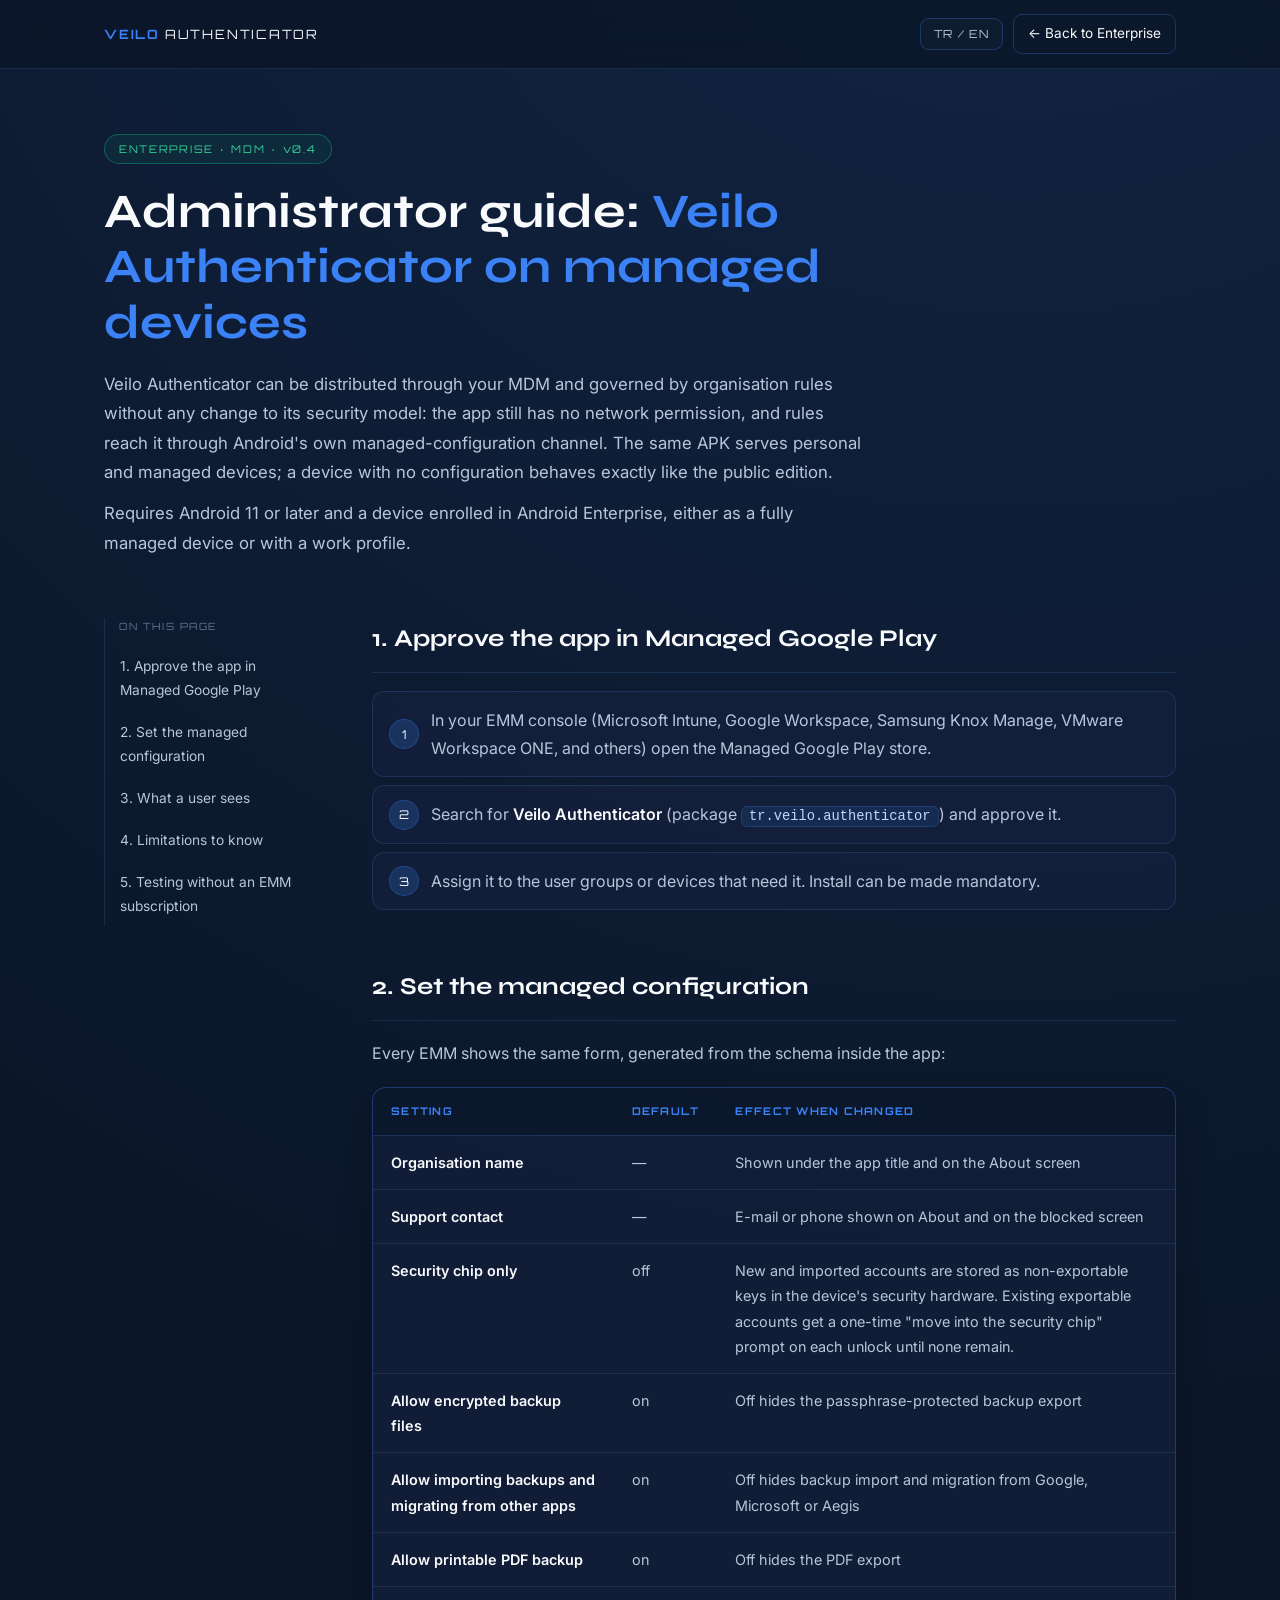
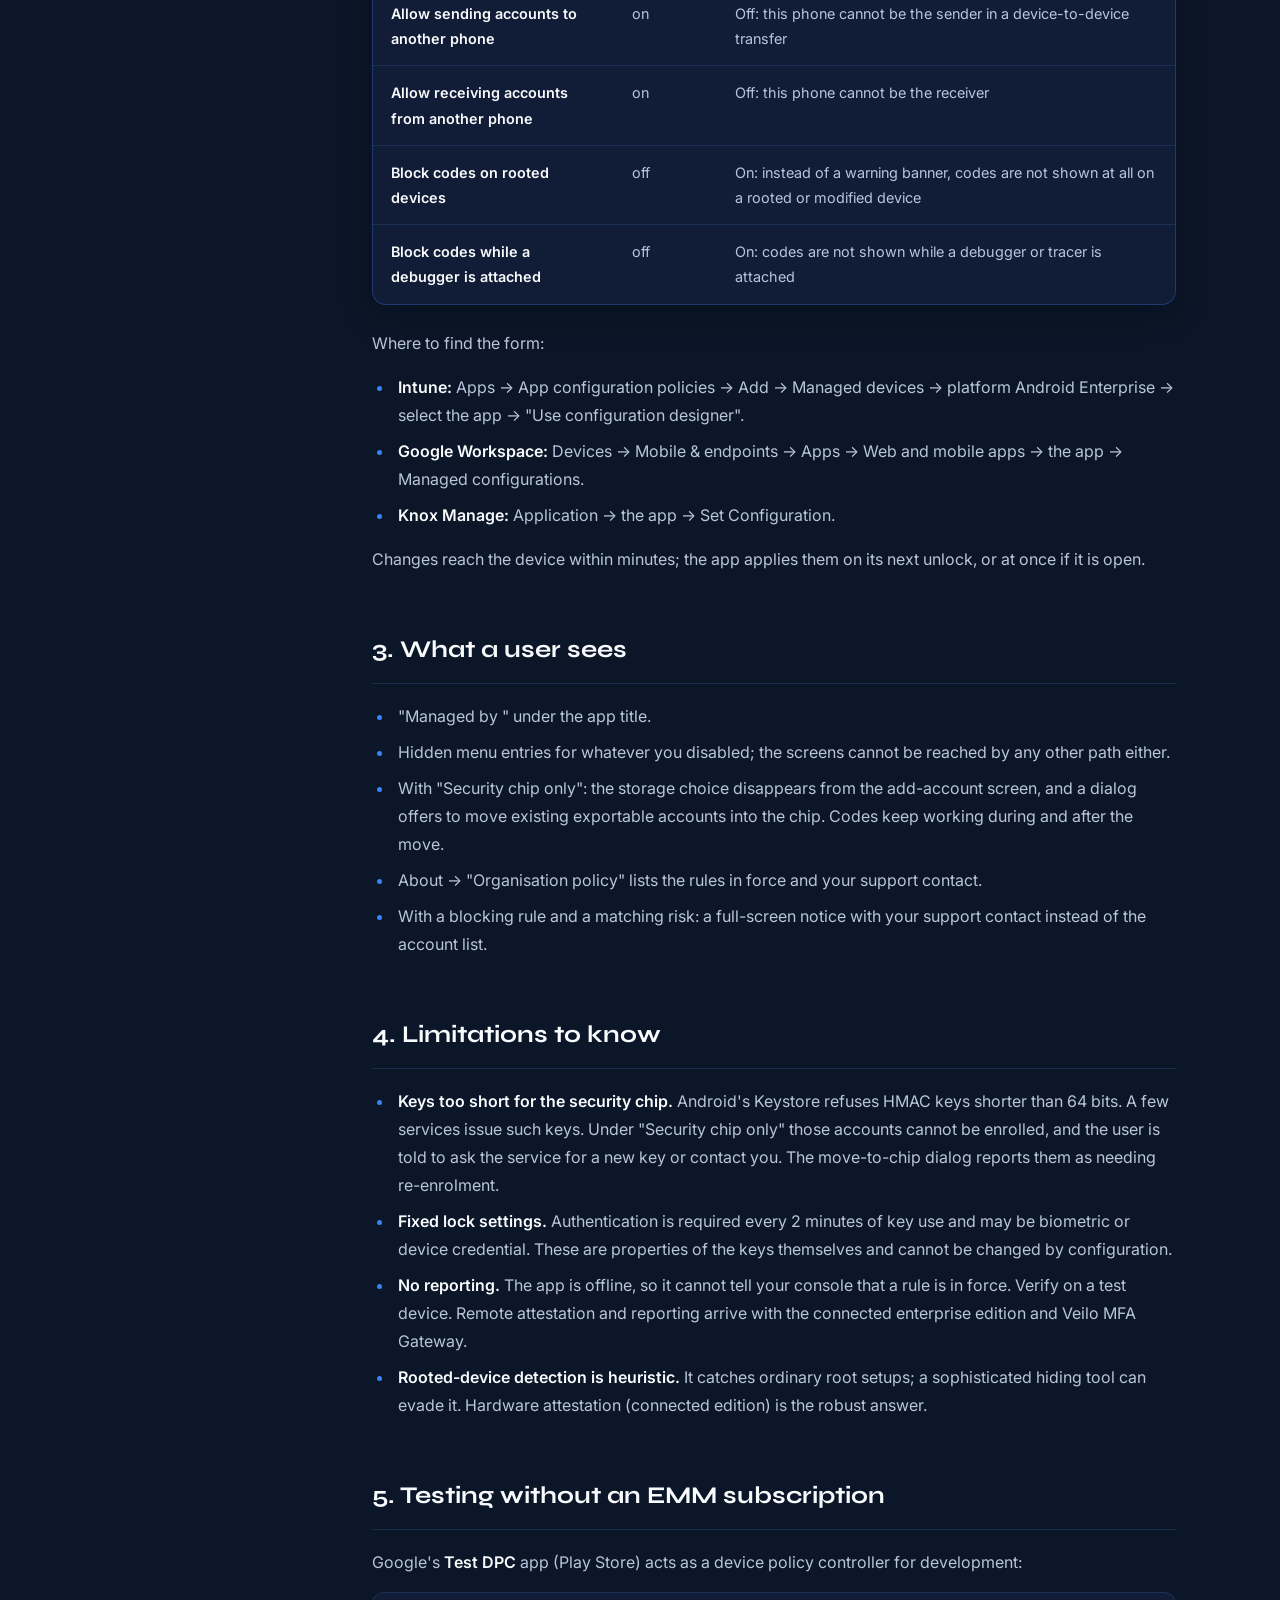
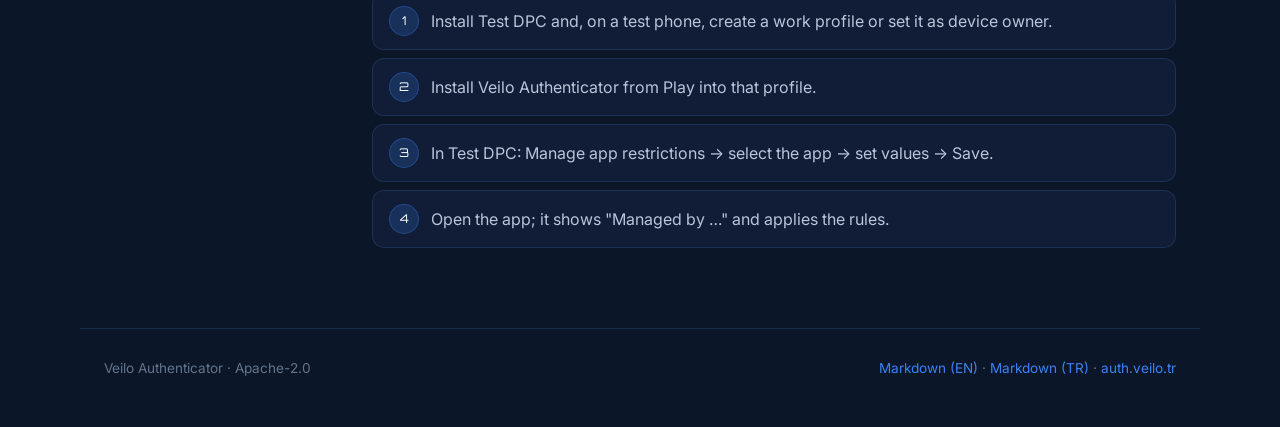
<file: docs/ADMIN-GUIDE.html>
<!DOCTYPE html>
<html lang="en" id="root">
<head>
<meta charset="UTF-8">
<meta name="viewport" content="width=device-width, initial-scale=1.0">
<title>Administrator Guide / Yönetici Kılavuzu — Veilo Authenticator</title>
<meta name="description" content="Deploy Veilo Authenticator through your MDM and govern it with organisation policy.">
<link rel="icon" href="data:image/svg+xml,%3Csvg xmlns='http://www.w3.org/2000/svg' viewBox='0 0 32 32'%3E%3Cpath d='M16 2l11 4v9c0 7-5 12-11 15C10 27 5 22 5 15V6z' fill='%233b82f6'/%3E%3C/svg%3E">
<link href="https://fonts.googleapis.com/css2?family=Inter:wght@400;500;600&family=Orbitron:wght@500;600&family=Syne:wght@600;700;800&display=swap" rel="stylesheet">
<style>
:root{--bg:#0b1628;--panel:#111e33;--card:#162240;--blue:#3b82f6;--blue-soft:rgba(96,165,250,.15);--blue-line:rgba(59,130,246,.3);--green:#34d399;--amber:#f59e0b;--text:#f8fafc;--muted:#b8c5da;--faint:#64748b}
*{box-sizing:border-box;margin:0;padding:0}
html{scroll-behavior:smooth;scroll-padding-top:90px}
body{font-family:Inter,system-ui,sans-serif;background:radial-gradient(circle at 80% -10%,rgba(59,130,246,.14),transparent 45%),var(--bg);color:var(--muted);line-height:1.75;font-size:16px}
a{color:var(--blue);text-decoration:none} a:hover{color:#93c5fd}
.top{position:sticky;top:0;z-index:10;backdrop-filter:blur(14px);background:rgba(11,22,40,.85);border-bottom:1px solid var(--blue-soft)}
.top div{max-width:1120px;margin:0 auto;padding:14px 24px;display:flex;justify-content:space-between;align-items:center;gap:16px}
.brand{font-family:Orbitron,monospace;letter-spacing:.14em;font-size:.8rem;color:var(--text)} .brand b{color:var(--blue)}
.top a.back{font-size:.85rem;border:1px solid var(--blue-line);padding:7px 14px;border-radius:9px;color:var(--text)}
.top a.back:hover{background:rgba(59,130,246,.15);border-color:var(--blue)}
.hero{max-width:1120px;margin:0 auto;padding:64px 24px 24px}
.tag{display:inline-block;font-family:Orbitron,monospace;font-size:.66rem;letter-spacing:.16em;color:var(--green);border:1px solid rgba(16,185,129,.4);background:rgba(16,185,129,.08);padding:5px 14px;border-radius:999px;margin-bottom:20px}
h1{font-family:Syne,sans-serif;font-size:clamp(1.9rem,4.5vw,3rem);line-height:1.15;color:var(--text);max-width:820px}
h1 span{color:var(--blue)}
.lead{max-width:760px;margin-top:20px;font-size:1.05rem}.lead p{margin-bottom:12px}
.layout{max-width:1120px;margin:0 auto;padding:24px;display:grid;grid-template-columns:220px minmax(0,1fr);gap:48px}
nav.toc{position:sticky;top:90px;align-self:start;border-left:1px solid var(--blue-soft)} nav.toc>div{flex-direction:column;gap:2px} .lang-en.toc-on,nav.toc>div.lang-en{display:flex} body.tr nav.toc>div.lang-en{display:none} body.tr nav.toc>div.lang-tr{display:flex}
nav.toc a{padding:8px 14px;font-size:.86rem;color:var(--muted);border-left:2px solid transparent;margin-left:-1px;transition:.2s}
nav.toc a:hover{color:var(--text);border-left-color:var(--blue);background:rgba(59,130,246,.08)}
nav.toc small{padding:0 14px 8px;font-family:Orbitron,monospace;font-size:.62rem;letter-spacing:.16em;color:var(--faint)}
main{min-width:0}
main h2{font-family:Syne,sans-serif;font-size:1.5rem;color:var(--text);margin:56px 0 18px;padding-bottom:12px;border-bottom:1px solid var(--blue-soft)}
main h2:first-child{margin-top:0}
main p,main ul,main ol{margin-bottom:16px}
main ul,main ol{padding-left:1.4rem} main li{margin-bottom:8px} main li::marker{color:var(--blue)}
strong{color:var(--text);font-weight:600}
code{font-family:ui-monospace,Menlo,Consolas,monospace;font-size:.86em;background:rgba(59,130,246,.12);border:1px solid var(--blue-soft);color:#bfdbfe;padding:2px 7px;border-radius:6px}
.tablewrap{overflow-x:auto;border:1px solid var(--blue-line);border-radius:14px;background:rgba(22,34,64,.6);margin:20px 0 24px;box-shadow:0 8px 32px rgba(0,0,0,.25)}
table{width:100%;border-collapse:collapse;font-size:.9rem;min-width:620px}
th{text-align:left;font-family:Orbitron,monospace;font-size:.66rem;letter-spacing:.12em;text-transform:uppercase;color:var(--blue);background:rgba(11,22,40,.8);padding:14px 18px}
td{padding:14px 18px;border-top:1px solid var(--blue-soft);vertical-align:top}
td:first-child{color:var(--text);font-weight:600;min-width:200px;width:30%}
tbody tr{transition:background .2s} tbody tr:hover{background:rgba(59,130,246,.14)}
main ol{counter-reset:s;list-style:none;padding-left:0}
main ol>li{counter-increment:s;position:relative;padding:14px 18px 14px 58px;background:rgba(22,34,64,.6);border:1px solid var(--blue-soft);border-radius:12px;transition:.25s}
main ol>li:hover{border-color:var(--blue);background:rgba(59,130,246,.12)}
main ol>li::before{content:counter(s);position:absolute;left:16px;top:50%;transform:translateY(-50%);width:28px;height:28px;border-radius:50%;background:rgba(59,130,246,.2);border:1px solid var(--blue-line);color:var(--text);font-family:Orbitron,monospace;font-size:.75rem;display:grid;place-items:center}
main ul>li{padding-left:4px}
.lang-tr{display:none} body.tr .lang-en{display:none} body.tr .lang-tr{display:block}
.tag .lang-en,.tag .lang-tr,.back .lang-en,.back .lang-tr{display:inline} body.tr .tag .lang-en,body.tr .back .lang-en{display:none} body.tr .tag .lang-tr,body.tr .back .lang-tr{display:inline} .tag .lang-tr,.back .lang-tr{display:none} body.tr .tag .lang-tr,body.tr .back .lang-tr{display:inline}
.actions{display:flex;gap:10px;align-items:center}
.langbtn{font-family:Orbitron,monospace;font-size:.7rem;letter-spacing:.1em;color:var(--muted);background:rgba(17,30,51,.8);border:1px solid var(--blue-line);padding:8px 13px;border-radius:9px;cursor:pointer;transition:.2s}
.langbtn:hover{color:var(--text);border-color:var(--blue);background:rgba(59,130,246,.15)}
footer{max-width:1120px;margin:40px auto 0;padding:28px 24px 48px;border-top:1px solid var(--blue-soft);font-size:.85rem;color:var(--faint);display:flex;justify-content:space-between;flex-wrap:wrap;gap:10px}
@media(max-width:900px){.layout{grid-template-columns:1fr;gap:12px}nav.toc{position:static;border:0}nav.toc>div,body.tr nav.toc>div.lang-tr{flex-direction:row;flex-wrap:wrap;gap:6px}nav.toc small{width:100%}nav.toc a{border:1px solid var(--blue-soft);border-radius:8px;margin:0}}
</style>
</head>
<body>
<header class="top"><div><span class="brand"><b>VEILO</b> AUTHENTICATOR</span><span class="actions"><button class="langbtn" id="langBtn" type="button" aria-label="Language">TR / EN</button><a class="back" href="./#enterprise"><span class="lang-en">&larr; Back to Enterprise</span><span class="lang-tr">&larr; Kurumsal bölüme dön</span></a></span></div></header>
<section class="hero">
<span class="tag"><span class="lang-en">ENTERPRISE &middot; MDM &middot; v0.4</span><span class="lang-tr">KURUMSAL &middot; MDM &middot; v0.4</span></span>
<div class="lang-en"><h1>Administrator guide: <span>Veilo Authenticator on managed devices</span></h1><div class="lead"><p>Veilo Authenticator can be distributed through your MDM and governed by organisation rules
without any change to its security model: the app still has no network permission, and rules
reach it through Android's own managed-configuration channel. The same APK serves personal and
managed devices; a device with no configuration behaves exactly like the public edition.</p>
<p>Requires Android 11 or later and a device enrolled in Android Enterprise, either as a fully
managed device or with a work profile.</p>
</div></div>
<div class="lang-tr"><h1>Yönetici kılavuzu: <span>Yönetilen cihazlarda Veilo Authenticator</span></h1><div class="lead"><p>Veilo Authenticator, MDM'iniz üzerinden dağıtılabilir ve güvenlik modelinde hiçbir değişiklik
olmadan kurum kurallarıyla yönetilebilir: uygulamanın hâlâ ağ izni yoktur ve kurallar ona
Android'in kendi yönetilen yapılandırma kanalıyla ulaşır. Aynı APK hem kişisel hem yönetilen
cihazlarda çalışır; yapılandırması olmayan bir cihaz tam olarak herkese açık sürüm gibi davranır.</p>
<p>Android 11 veya üstü ve Android Enterprise'a kayıtlı bir cihaz gerekir; tam yönetilen cihaz
ya da iş profili olabilir.</p>
</div></div>
</section>
<div class="layout">
<nav class="toc"><div class="lang-en"><small>ON THIS PAGE</small><a href="#1-approve-the-app-in-managed-google-play">1. Approve the app in Managed Google Play</a><a href="#2-set-the-managed-configuration">2. Set the managed configuration</a><a href="#3-what-a-user-sees">3. What a user sees</a><a href="#4-limitations-to-know">4. Limitations to know</a><a href="#5-testing-without-an-emm-subscription">5. Testing without an EMM subscription</a></div><div class="lang-tr"><small>BU SAYFADA</small><a href="#1-uygulamay-managed-google-playde-onaylayn">1. Uygulamayı Managed Google Play&#x27;de onaylayın</a><a href="#2-yonetilen-yaplandrmay-ayarlayn">2. Yönetilen yapılandırmayı ayarlayın</a><a href="#3-kullanc-ne-gorur">3. Kullanıcı ne görür</a><a href="#4-bilinmesi-gereken-snrlamalar">4. Bilinmesi gereken sınırlamalar</a><a href="#5-emm-aboneligi-olmadan-test">5. EMM aboneliği olmadan test</a></div></nav>
<main><div class="lang-en"><h2 id="1-approve-the-app-in-managed-google-play">1. Approve the app in Managed Google Play</h2>
<ol>
<li>In your EMM console (Microsoft Intune, Google Workspace, Samsung Knox Manage, VMware
   Workspace ONE, and others) open the Managed Google Play store.</li>
<li>Search for <strong>Veilo Authenticator</strong> (package <code>tr.veilo.authenticator</code>) and approve it.</li>
<li>Assign it to the user groups or devices that need it. Install can be made mandatory.</li>
</ol>
<h2 id="2-set-the-managed-configuration">2. Set the managed configuration</h2>
<p>Every EMM shows the same form, generated from the schema inside the app:</p>
<div class="tablewrap"><table>
<thead>
<tr>
<th>Setting</th>
<th>Default</th>
<th>Effect when changed</th>
</tr>
</thead>
<tbody>
<tr>
<td>Organisation name</td>
<td>—</td>
<td>Shown under the app title and on the About screen</td>
</tr>
<tr>
<td>Support contact</td>
<td>—</td>
<td>E-mail or phone shown on About and on the blocked screen</td>
</tr>
<tr>
<td>Security chip only</td>
<td>off</td>
<td>New and imported accounts are stored as non-exportable keys in the device's security hardware. Existing exportable accounts get a one-time "move into the security chip" prompt on each unlock until none remain.</td>
</tr>
<tr>
<td>Allow encrypted backup files</td>
<td>on</td>
<td>Off hides the passphrase-protected backup export</td>
</tr>
<tr>
<td>Allow importing backups and migrating from other apps</td>
<td>on</td>
<td>Off hides backup import and migration from Google, Microsoft or Aegis</td>
</tr>
<tr>
<td>Allow printable PDF backup</td>
<td>on</td>
<td>Off hides the PDF export</td>
</tr>
<tr>
<td>Allow sending accounts to another phone</td>
<td>on</td>
<td>Off: this phone cannot be the sender in a device-to-device transfer</td>
</tr>
<tr>
<td>Allow receiving accounts from another phone</td>
<td>on</td>
<td>Off: this phone cannot be the receiver</td>
</tr>
<tr>
<td>Block codes on rooted devices</td>
<td>off</td>
<td>On: instead of a warning banner, codes are not shown at all on a rooted or modified device</td>
</tr>
<tr>
<td>Block codes while a debugger is attached</td>
<td>off</td>
<td>On: codes are not shown while a debugger or tracer is attached</td>
</tr>
</tbody>
</table></div>
<p>Where to find the form:</p>
<ul>
<li><strong>Intune:</strong> Apps → App configuration policies → Add → Managed devices → platform Android
  Enterprise → select the app → "Use configuration designer".</li>
<li><strong>Google Workspace:</strong> Devices → Mobile &amp; endpoints → Apps → Web and mobile apps → the app →
  Managed configurations.</li>
<li><strong>Knox Manage:</strong> Application → the app → Set Configuration.</li>
</ul>
<p>Changes reach the device within minutes; the app applies them on its next unlock, or at once
if it is open.</p>
<h2 id="3-what-a-user-sees">3. What a user sees</h2>
<ul>
<li>"Managed by <organisation>" under the app title.</li>
<li>Hidden menu entries for whatever you disabled; the screens cannot be reached by any other
  path either.</li>
<li>With "Security chip only": the storage choice disappears from the add-account screen, and a
  dialog offers to move existing exportable accounts into the chip. Codes keep working during
  and after the move.</li>
<li>About → "Organisation policy" lists the rules in force and your support contact.</li>
<li>With a blocking rule and a matching risk: a full-screen notice with your support contact
  instead of the account list.</li>
</ul>
<h2 id="4-limitations-to-know">4. Limitations to know</h2>
<ul>
<li><strong>Keys too short for the security chip.</strong> Android's Keystore refuses HMAC keys shorter than
  64 bits. A few services issue such keys. Under "Security chip only" those accounts cannot be
  enrolled, and the user is told to ask the service for a new key or contact you. The
  move-to-chip dialog reports them as needing re-enrolment.</li>
<li><strong>Fixed lock settings.</strong> Authentication is required every 2 minutes of key use and may be
  biometric or device credential. These are properties of the keys themselves and cannot be
  changed by configuration.</li>
<li><strong>No reporting.</strong> The app is offline, so it cannot tell your console that a rule is in force.
  Verify on a test device. Remote attestation and reporting arrive with the connected
  enterprise edition and Veilo MFA Gateway.</li>
<li><strong>Rooted-device detection is heuristic.</strong> It catches ordinary root setups; a sophisticated
  hiding tool can evade it. Hardware attestation (connected edition) is the robust answer.</li>
</ul>
<h2 id="5-testing-without-an-emm-subscription">5. Testing without an EMM subscription</h2>
<p>Google's <strong>Test DPC</strong> app (Play Store) acts as a device policy controller for development:</p>
<ol>
<li>Install Test DPC and, on a test phone, create a work profile or set it as device owner.</li>
<li>Install Veilo Authenticator from Play into that profile.</li>
<li>In Test DPC: Manage app restrictions → select the app → set values → Save.</li>
<li>Open the app; it shows "Managed by …" and applies the rules.</li>
</ol></div><div class="lang-tr"><h2 id="1-uygulamay-managed-google-playde-onaylayn">1. Uygulamayı Managed Google Play'de onaylayın</h2>
<ol>
<li>EMM konsolunuzda (Microsoft Intune, Google Workspace, Samsung Knox Manage, VMware
   Workspace ONE ve diğerleri) Managed Google Play mağazasını açın.</li>
<li><strong>Veilo Authenticator</strong> uygulamasını (paket <code>tr.veilo.authenticator</code>) arayın ve onaylayın.</li>
<li>İhtiyacı olan kullanıcı gruplarına veya cihazlara atayın. Kurulum zorunlu yapılabilir.</li>
</ol>
<h2 id="2-yonetilen-yaplandrmay-ayarlayn">2. Yönetilen yapılandırmayı ayarlayın</h2>
<p>Her EMM aynı formu gösterir; form uygulamanın içindeki şemadan üretilir:</p>
<div class="tablewrap"><table>
<thead>
<tr>
<th>Ayar</th>
<th>Varsayılan</th>
<th>Değiştirildiğinde etkisi</th>
</tr>
</thead>
<tbody>
<tr>
<td>Kurum adı</td>
<td>—</td>
<td>Uygulama başlığının altında ve Hakkında ekranında gösterilir</td>
</tr>
<tr>
<td>Destek iletişimi</td>
<td>—</td>
<td>E-posta veya telefon; Hakkında ekranında ve engelleme ekranında gösterilir</td>
</tr>
<tr>
<td>Yalnızca güvenlik çipi</td>
<td>kapalı</td>
<td>Yeni ve içe aktarılan hesaplar, cihazın güvenlik donanımında dışa aktarılamaz anahtar olarak saklanır. Dışa aktarılabilir mevcut hesaplar, hiçbiri kalmayana kadar her kilit açılışında bir kez "güvenlik çipine taşı" uyarısı alır.</td>
</tr>
<tr>
<td>Şifreli yedek dosyalarına izin ver</td>
<td>açık</td>
<td>Kapatılırsa parola korumalı yedek dışa aktarma gizlenir</td>
</tr>
<tr>
<td>Yedek içe aktarmaya ve diğer uygulamalardan taşımaya izin ver</td>
<td>açık</td>
<td>Kapatılırsa yedek içe aktarma ile Google, Microsoft veya Aegis'ten taşıma gizlenir</td>
</tr>
<tr>
<td>Yazdırılabilir PDF yedeğe izin ver</td>
<td>açık</td>
<td>Kapatılırsa PDF dışa aktarma gizlenir</td>
</tr>
<tr>
<td>Hesapları başka telefona göndermeye izin ver</td>
<td>açık</td>
<td>Kapalıysa: bu telefon cihazdan cihaza aktarımda gönderen olamaz</td>
</tr>
<tr>
<td>Başka telefondan hesap almaya izin ver</td>
<td>açık</td>
<td>Kapalıysa: bu telefon alıcı olamaz</td>
</tr>
<tr>
<td>Root'lu cihazlarda kodları engelle</td>
<td>kapalı</td>
<td>Açıksa: uyarı bandı yerine, root'lu veya değiştirilmiş cihazda kodlar hiç gösterilmez</td>
</tr>
<tr>
<td>Debugger bağlıyken kodları engelle</td>
<td>kapalı</td>
<td>Açıksa: debugger veya izleyici bağlıyken kodlar gösterilmez</td>
</tr>
</tbody>
</table></div>
<p>Formu nerede bulursunuz:</p>
<ul>
<li><strong>Intune:</strong> Uygulamalar → Uygulama yapılandırma ilkeleri → Ekle → Yönetilen cihazlar →
  platform Android Enterprise → uygulamayı seçin → "Yapılandırma tasarımcısını kullan".</li>
<li><strong>Google Workspace:</strong> Cihazlar → Mobil ve uç noktalar → Uygulamalar → Web ve mobil
  uygulamalar → uygulama → Yönetilen yapılandırmalar.</li>
<li><strong>Knox Manage:</strong> Uygulama → uygulama → Yapılandırmayı ayarla.</li>
</ul>
<p>Değişiklikler dakikalar içinde cihaza ulaşır; uygulama bunları bir sonraki kilit açılışında,
açıksa hemen uygular.</p>
<h2 id="3-kullanc-ne-gorur">3. Kullanıcı ne görür</h2>
<ul>
<li>Uygulama başlığının altında "<kurum> tarafından yönetiliyor".</li>
<li>Kapattığınız her şey için gizlenen menü öğeleri; bu ekranlara başka hiçbir yoldan da ulaşılamaz.</li>
<li>"Yalnızca güvenlik çipi" açıkken: hesap ekleme ekranında depolama seçimi kalkar ve mevcut
  dışa aktarılabilir hesapları çipe taşımayı öneren bir pencere çıkar. Kodlar taşıma sırasında
  ve sonrasında çalışmaya devam eder.</li>
<li>Hakkında → "Kurum politikası", yürürlükteki kuralları ve destek iletişiminizi listeler.</li>
<li>Engelleyici bir kural ve eşleşen bir risk varsa: hesap listesi yerine destek iletişiminizi
  gösteren tam ekran bir bildirim.</li>
</ul>
<h2 id="4-bilinmesi-gereken-snrlamalar">4. Bilinmesi gereken sınırlamalar</h2>
<ul>
<li><strong>Güvenlik çipi için fazla kısa anahtarlar.</strong> Android Keystore, 64 bitten kısa HMAC
  anahtarlarını reddeder. Bazı servisler böyle anahtarlar verir. "Yalnızca güvenlik çipi"
  açıkken bu hesaplar eklenemez; kullanıcıya servisten yeni anahtar istemesi veya sizinle
  iletişime geçmesi söylenir. Çipe taşıma penceresi bunları yeniden kayıt gerektiren hesaplar
  olarak bildirir.</li>
<li><strong>Sabit kilit ayarları.</strong> Kimlik doğrulama her 2 dakikalık anahtar kullanımında istenir ve
  biyometrik ya da cihaz kimlik bilgisi olabilir. Bunlar anahtarların kendi özellikleridir,
  yapılandırmayla değiştirilemez.</li>
<li><strong>Raporlama yok.</strong> Uygulama çevrimdışı olduğundan bir kuralın yürürlükte olduğunu
  konsolunuza bildiremez. Bir test cihazında doğrulayın. Uzaktan attestation ve raporlama,
  bağlı kurumsal sürümle ve Veilo MFA Gateway ile gelir.</li>
<li><strong>Root tespiti sezgiseldir.</strong> Sıradan root kurulumlarını yakalar; gelişmiş bir gizleme aracı
  atlatabilir. Sağlam çözüm donanım attestation'ıdır (bağlı sürüm).</li>
</ul>
<h2 id="5-emm-aboneligi-olmadan-test">5. EMM aboneliği olmadan test</h2>
<p>Google'ın <strong>Test DPC</strong> uygulaması (Play Store), geliştirme için cihaz politikası denetleyicisi
görevi görür:</p>
<ol>
<li>Test DPC'yi kurun; bir test telefonunda iş profili oluşturun veya cihaz sahibi olarak ayarlayın.</li>
<li>Veilo Authenticator'ı Play'den bu profile kurun.</li>
<li>Test DPC'de: Uygulama kısıtlamalarını yönet → uygulamayı seçin → değerleri ayarlayın → Kaydet.</li>
<li>Uygulamayı açın; "… tarafından yönetiliyor" yazar ve kuralları uygular.</li>
</ol></div></main>
</div>
<footer><span>Veilo Authenticator &middot; Apache-2.0</span><span><a href="ADMIN-GUIDE.md">Markdown (EN)</a> &middot; <a href="ADMIN-GUIDE.tr.md">Markdown (TR)</a> &middot; <a href="./">auth.veilo.tr</a></span></footer>
<script>
(function(){
  var lang;
  try{lang=localStorage.getItem('veilo-lang');}catch(e){}
  if(!lang){lang=((navigator.language||'en').toLowerCase().indexOf('tr')===0)?'tr':'en';}
  function set(l){
    document.body.classList.toggle('tr',l==='tr');
    document.documentElement.lang=l;
    try{localStorage.setItem('veilo-lang',l);}catch(e){}
  }
  set(lang);
  document.getElementById('langBtn').addEventListener('click',function(){set(document.body.classList.contains('tr')?'en':'tr');});
})();
</script>
</body>
</html>
</file>
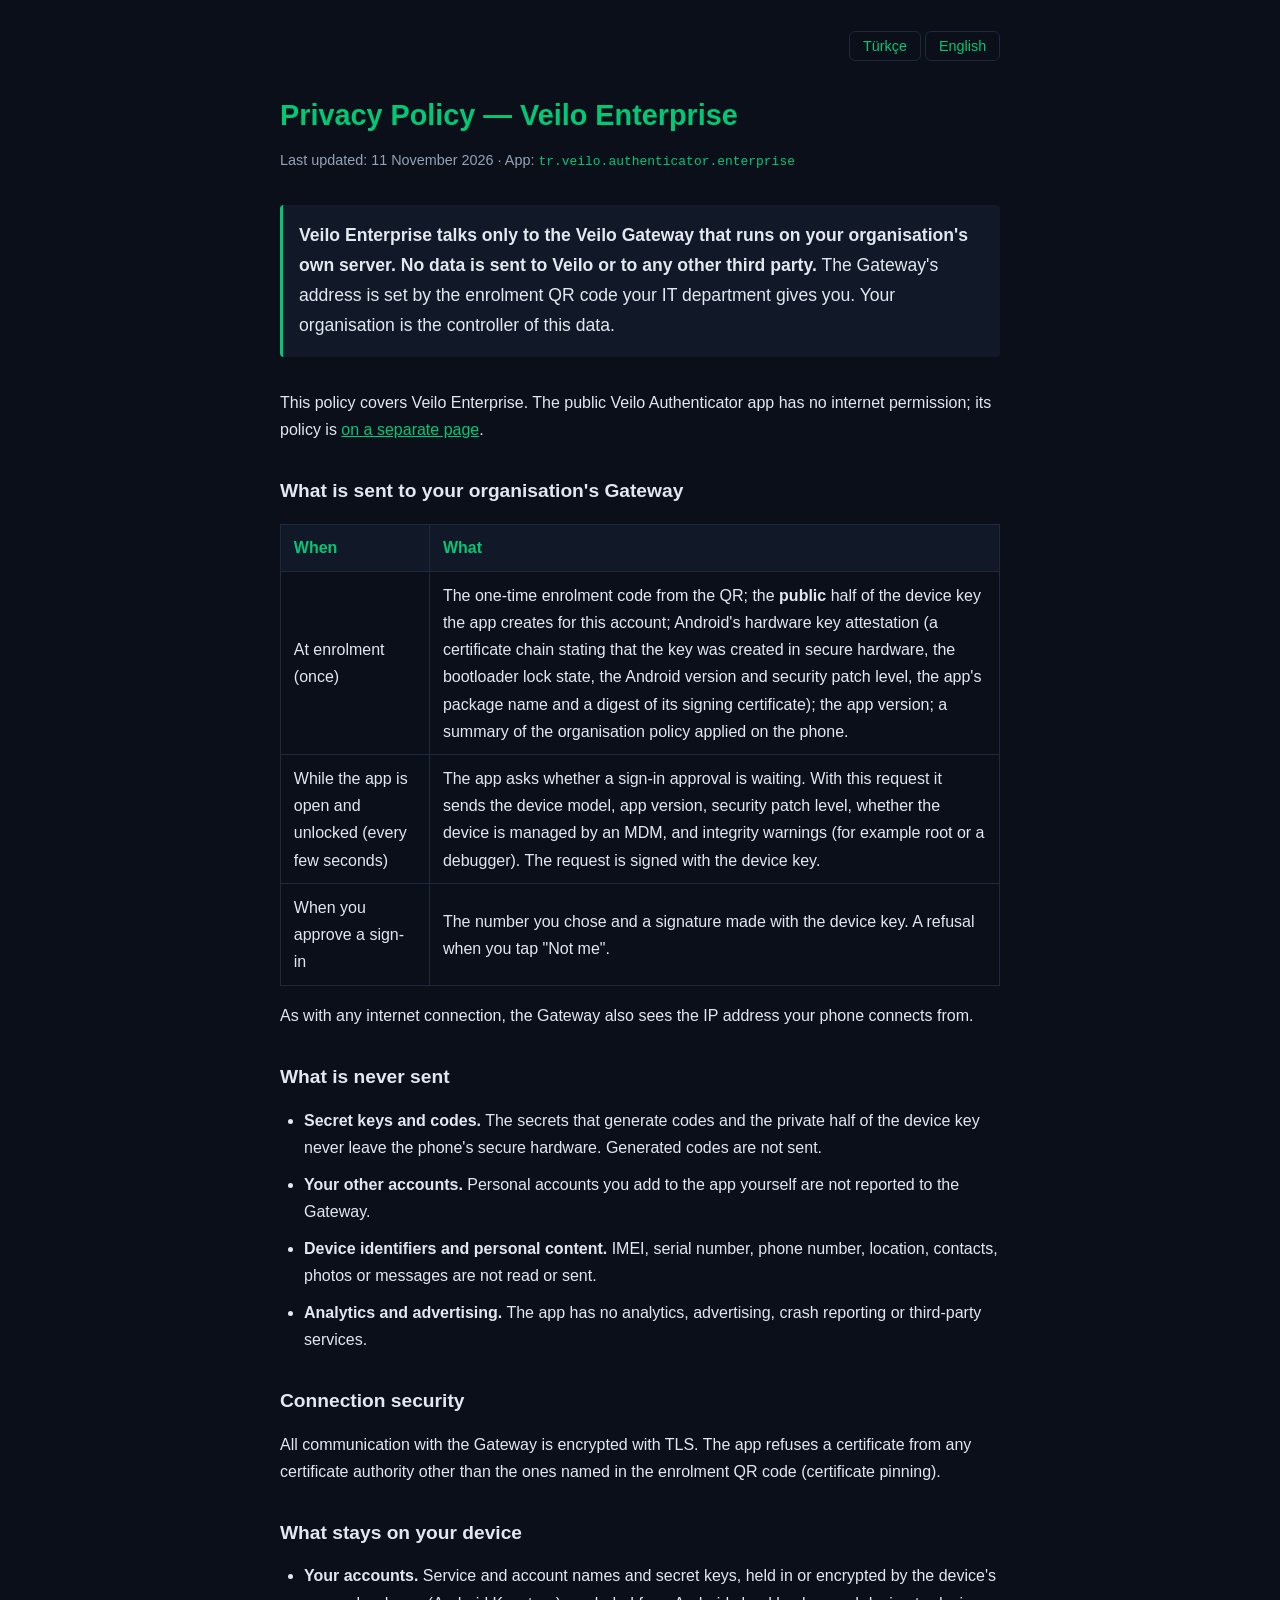
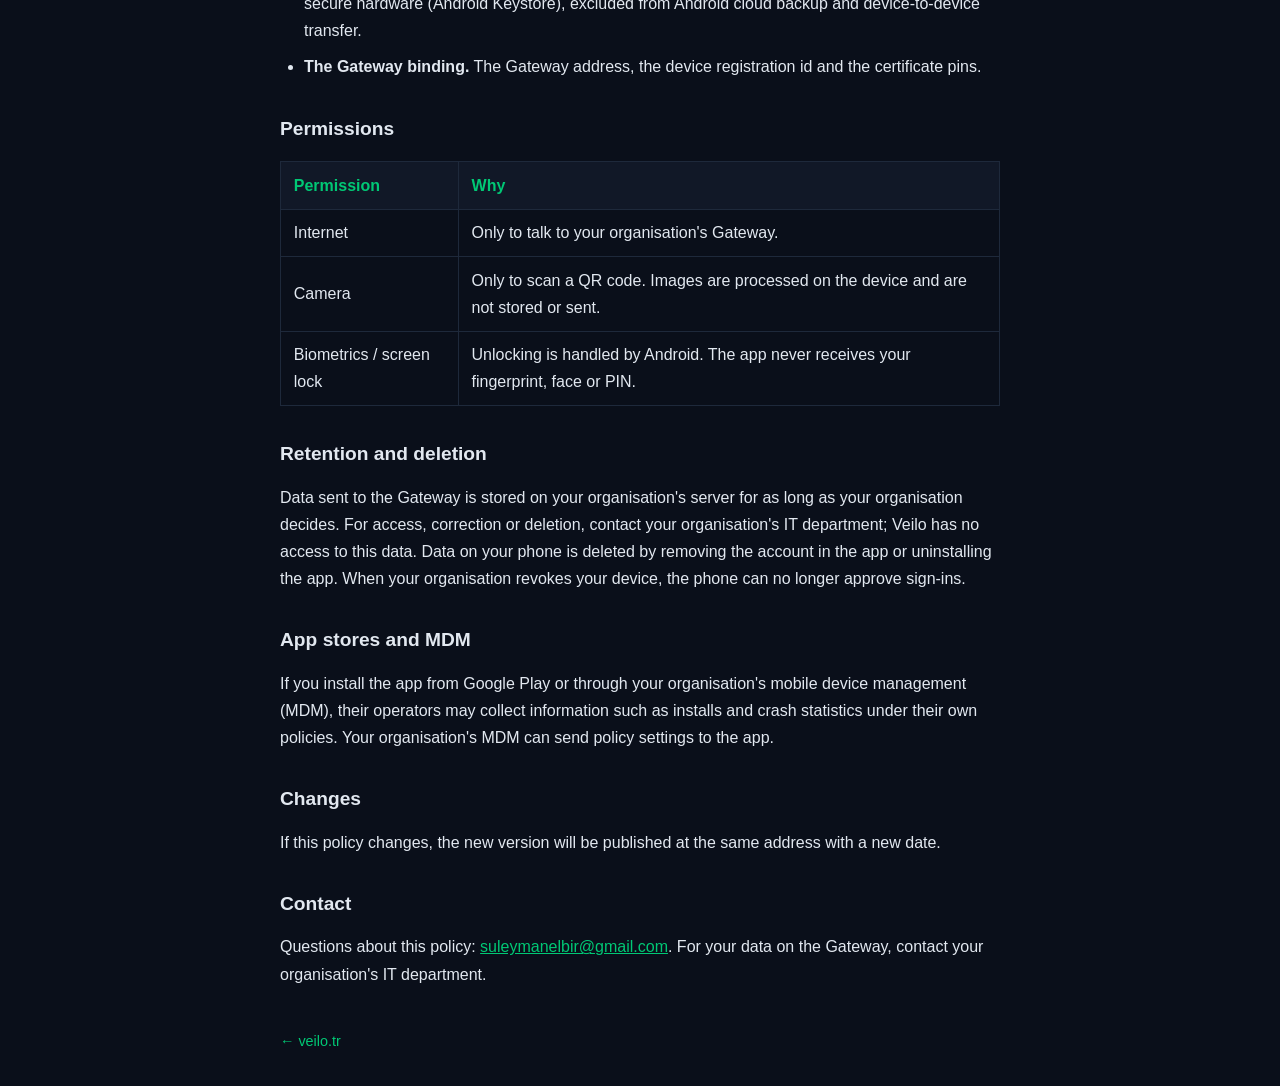
<file: docs/privacy-enterprise.html>
<!DOCTYPE html>
<html lang="tr">
<head>
    <meta charset="UTF-8">
    <meta name="viewport" content="width=device-width, initial-scale=1.0">
    <title>Gizlilik Politikası — Veilo Enterprise</title>
    <meta name="description" content="Veilo Authenticator gizlilik politikasi. Uygulama hicbir kisisel veri toplamaz, iletmez ve paylasmaz.">
    <link rel="canonical" href="https://auth.veilo.tr/privacy-enterprise.html">
    <style>
        :root {
            --bg: #0a0f1a;
            --surface: #111827;
            --text: #e2e8f0;
            --muted: #94a3b8;
            --accent: #00C875;
            --border: #1e293b;
        }
        * { margin: 0; padding: 0; box-sizing: border-box; }
        body {
            font-family: 'Inter', -apple-system, BlinkMacSystemFont, 'Segoe UI', sans-serif;
            background: var(--bg);
            color: var(--text);
            line-height: 1.7;
            padding: 2rem 1rem;
        }
        .container {
            max-width: 720px;
            margin: 0 auto;
        }
        .lang-switch {
            text-align: right;
            margin-bottom: 2rem;
        }
        .lang-switch a {
            color: var(--accent);
            text-decoration: none;
            font-size: 0.9rem;
            padding: 0.4rem 0.8rem;
            border: 1px solid var(--border);
            border-radius: 6px;
        }
        .lang-switch a:hover { border-color: var(--accent); }
        h1 {
            font-family: 'Syne', 'Inter', sans-serif;
            font-size: 1.8rem;
            margin-bottom: 0.5rem;
            color: var(--accent);
        }
        .updated {
            color: var(--muted);
            font-size: 0.9rem;
            margin-bottom: 2rem;
        }
        .lead {
            font-size: 1.1rem;
            margin-bottom: 2rem;
            padding: 1rem;
            background: var(--surface);
            border-left: 3px solid var(--accent);
            border-radius: 4px;
        }
        h2 {
            font-size: 1.2rem;
            margin: 2rem 0 0.8rem;
            color: var(--text);
        }
        p, li { margin-bottom: 0.6rem; }
        ul { padding-left: 1.5rem; }
        li strong { color: var(--text); }
        table {
            width: 100%;
            border-collapse: collapse;
            margin: 1rem 0;
        }
        th, td {
            text-align: left;
            padding: 0.6rem 0.8rem;
            border: 1px solid var(--border);
        }
        th {
            background: var(--surface);
            color: var(--accent);
            font-weight: 600;
        }
        a { color: var(--accent); }
        hr {
            border: none;
            border-top: 1px solid var(--border);
            margin: 3rem 0;
        }
        .back {
            display: inline-block;
            margin-top: 2rem;
            color: var(--accent);
            text-decoration: none;
            font-size: 0.9rem;
        }
        .back:hover { text-decoration: underline; }
        code { font-size: 0.9em; color: var(--accent); }
        .section { display: none; }
        .section.active { display: block; }
    </style>
</head>
<body>
    <div class="container">
        <div class="lang-switch">
            <a href="#" onclick="switchLang('tr'); return false;" id="btn-tr">Türkçe</a>
            <a href="#" onclick="switchLang('en'); return false;" id="btn-en">English</a>
        </div>

        <!-- TURKISH -->
        <div id="lang-tr" class="section active">
            <h1>Gizlilik Politikası — Veilo Enterprise</h1>
            <p class="updated">Son güncelleme: 11 Kasım 2026 · Uygulama: <code>tr.veilo.authenticator.enterprise</code></p>
            <p class="lead"><strong>Veilo Enterprise yalnızca kurumunuzun kendi sunucusunda çalışan Veilo Gateway ile konuşur. Veilo'ya ya da başka bir üçüncü tarafa hiçbir veri gönderilmez.</strong> Gateway'in adresini, BT biriminizin size verdiği kayıt QR kodu belirler. Bu verilerin sorumlusu (KVKK kapsamında veri sorumlusu) kurumunuzdur.</p>

            <p>Bu politika Veilo Enterprise içindir. Herkese açık Veilo Authenticator uygulamasının internet izni yoktur; onun politikası <a href="privacy.html">ayrı bir sayfadadır</a>.</p>

            <h2>Kurumunuzun Gateway'ine gönderilenler</h2>
            <table>
                <tr><th>Ne zaman</th><th>Ne</th></tr>
                <tr><td>Kayıt sırasında (bir kez)</td><td>QR koddaki tek kullanımlık kayıt kodu; uygulamanın bu hesap için ürettiği cihaz anahtarının <strong>açık</strong> yarısı; Android'in donanım anahtarı kanıtı (anahtarın güvenli donanımda üretildiğini, önyükleyicinin kilitli olduğunu, Android sürümünü ve güvenlik yaması düzeyini, uygulamanın paket adını ve imza sertifikasının özetini içeren sertifika zinciri); uygulama sürümü; telefonda uygulanan kurum politikasının özeti.</td></tr>
                <tr><td>Uygulama açık ve kilitsizken (birkaç saniyede bir)</td><td>Bekleyen bir oturum onayı olup olmadığı sorulur. Bu istekle birlikte cihaz modeli, uygulama sürümü, güvenlik yaması düzeyi, cihazın bir MDM tarafından yönetilip yönetilmediği ve bütünlük uyarıları (örneğin root ya da hata ayıklayıcı) gönderilir. İstek cihaz anahtarıyla imzalanır.</td></tr>
                <tr><td>Bir oturumu onayladığınızda</td><td>Seçtiğiniz sayı ve cihaz anahtarıyla üretilen imza. "Ben değilim" dediğinizde ret yanıtı.</td></tr>
            </table>
            <p>Her internet bağlantısında olduğu gibi, Gateway telefonunuzun bağlandığı IP adresini de görür.</p>

            <h2>Hiçbir zaman gönderilmeyenler</h2>
            <ul>
                <li><strong>Gizli anahtarlar ve kodlar.</strong> Kod üreten gizli anahtarlar ve cihaz anahtarının gizli yarısı telefonun güvenli donanımından çıkmaz. Üretilen kodlar gönderilmez.</li>
                <li><strong>Diğer hesaplarınız.</strong> Uygulamaya kendiniz eklediğiniz kişisel hesaplar Gateway'e bildirilmez.</li>
                <li><strong>Cihaz kimlikleri ve kişisel içerik.</strong> IMEI, seri numarası, telefon numarası, konum, rehber, fotoğraf ya da mesaj okunmaz ve gönderilmez.</li>
                <li><strong>Analiz ve reklam.</strong> Uygulamada analiz, reklam, hata raporlama ya da üçüncü taraf hizmeti yoktur.</li>
            </ul>

            <h2>Bağlantının güvenliği</h2>
            <p>Gateway ile tüm iletişim TLS ile şifrelenir. Uygulama, kayıt QR kodunda bildirilen sertifika otoritesi dışından gelen bir sertifikayı reddeder (sertifika pinleme).</p>

            <h2>Cihazınızda kalanlar</h2>
            <ul>
                <li><strong>Hesaplarınız.</strong> Hizmet ve hesap adları ile gizli anahtarlar, cihazın güvenli donanımında (Android Keystore) tutulur ya da onunla şifrelenir. Android bulut yedeklemesine ve cihazdan cihaza aktarıma dahil edilmez.</li>
                <li><strong>Gateway bağlantısı.</strong> Gateway adresi, cihaz kayıt numarası ve sertifika pinleri.</li>
            </ul>

            <h2>İzinler</h2>
            <table>
                <tr><th>İzin</th><th>Neden</th></tr>
                <tr><td>İnternet</td><td>Yalnızca kurumunuzun Gateway'iyle konuşmak için.</td></tr>
                <tr><td>Kamera</td><td>Yalnızca QR kodu taramak için. Görüntüler cihazda işlenir; saklanmaz ve gönderilmez.</td></tr>
                <tr><td>Biyometri / ekran kilidi</td><td>Kilit açmayı Android yürütür. Uygulama parmak izinizi, yüzünüzü ya da PIN'inizi hiçbir zaman almaz.</td></tr>
            </table>

            <h2>Saklama ve silme</h2>
            <p>Gateway'e gönderilen veriler kurumunuzun sunucusunda, kurumunuzun belirlediği süre boyunca saklanır. Bu verilere erişim, düzeltme ya da silme talepleriniz için kurumunuzun BT birimine başvurun; Veilo bu verilere erişemez. Telefonunuzdaki veriler, hesabı uygulamadan kaldırarak ya da uygulamayı kaldırarak silinir. Kurumunuz cihaz kaydınızı iptal ettiğinde telefon artık oturum onaylayamaz.</p>

            <h2>Uygulama mağazaları ve MDM</h2>
            <p>Uygulamayı Google Play ya da kurumunuzun mobil cihaz yönetimi (MDM) üzerinden kurarsanız, bu hizmetlerin işletmecileri kendi politikaları kapsamında kurulum ve çökme istatistikleri gibi bilgiler toplayabilir. Kurumunuzun MDM'i, uygulamaya politika ayarları gönderebilir.</p>

            <h2>Değişiklikler</h2>
            <p>Bu politika değişirse yeni sürüm, yeni tarihiyle aynı adreste yayımlanır.</p>

            <h2>İletişim</h2>
            <p>Bu politikayla ilgili sorularınız için: <a href="mailto:suleymanelbir@gmail.com">suleymanelbir@gmail.com</a>. Gateway'deki verileriniz için kurumunuzun BT birimine başvurun.</p>

            <a href="https://veilo.tr" class="back">&larr; veilo.tr</a>
        </div>

        <!-- ENGLISH -->
        <div id="lang-en" class="section">
            <h1>Privacy Policy — Veilo Enterprise</h1>
            <p class="updated">Last updated: 11 November 2026 · App: <code>tr.veilo.authenticator.enterprise</code></p>
            <p class="lead"><strong>Veilo Enterprise talks only to the Veilo Gateway that runs on your organisation's own server. No data is sent to Veilo or to any other third party.</strong> The Gateway's address is set by the enrolment QR code your IT department gives you. Your organisation is the controller of this data.</p>

            <p>This policy covers Veilo Enterprise. The public Veilo Authenticator app has no internet permission; its policy is <a href="privacy.html">on a separate page</a>.</p>

            <h2>What is sent to your organisation's Gateway</h2>
            <table>
                <tr><th>When</th><th>What</th></tr>
                <tr><td>At enrolment (once)</td><td>The one-time enrolment code from the QR; the <strong>public</strong> half of the device key the app creates for this account; Android's hardware key attestation (a certificate chain stating that the key was created in secure hardware, the bootloader lock state, the Android version and security patch level, the app's package name and a digest of its signing certificate); the app version; a summary of the organisation policy applied on the phone.</td></tr>
                <tr><td>While the app is open and unlocked (every few seconds)</td><td>The app asks whether a sign-in approval is waiting. With this request it sends the device model, app version, security patch level, whether the device is managed by an MDM, and integrity warnings (for example root or a debugger). The request is signed with the device key.</td></tr>
                <tr><td>When you approve a sign-in</td><td>The number you chose and a signature made with the device key. A refusal when you tap "Not me".</td></tr>
            </table>
            <p>As with any internet connection, the Gateway also sees the IP address your phone connects from.</p>

            <h2>What is never sent</h2>
            <ul>
                <li><strong>Secret keys and codes.</strong> The secrets that generate codes and the private half of the device key never leave the phone's secure hardware. Generated codes are not sent.</li>
                <li><strong>Your other accounts.</strong> Personal accounts you add to the app yourself are not reported to the Gateway.</li>
                <li><strong>Device identifiers and personal content.</strong> IMEI, serial number, phone number, location, contacts, photos or messages are not read or sent.</li>
                <li><strong>Analytics and advertising.</strong> The app has no analytics, advertising, crash reporting or third-party services.</li>
            </ul>

            <h2>Connection security</h2>
            <p>All communication with the Gateway is encrypted with TLS. The app refuses a certificate from any certificate authority other than the ones named in the enrolment QR code (certificate pinning).</p>

            <h2>What stays on your device</h2>
            <ul>
                <li><strong>Your accounts.</strong> Service and account names and secret keys, held in or encrypted by the device's secure hardware (Android Keystore), excluded from Android cloud backup and device-to-device transfer.</li>
                <li><strong>The Gateway binding.</strong> The Gateway address, the device registration id and the certificate pins.</li>
            </ul>

            <h2>Permissions</h2>
            <table>
                <tr><th>Permission</th><th>Why</th></tr>
                <tr><td>Internet</td><td>Only to talk to your organisation's Gateway.</td></tr>
                <tr><td>Camera</td><td>Only to scan a QR code. Images are processed on the device and are not stored or sent.</td></tr>
                <tr><td>Biometrics / screen lock</td><td>Unlocking is handled by Android. The app never receives your fingerprint, face or PIN.</td></tr>
            </table>

            <h2>Retention and deletion</h2>
            <p>Data sent to the Gateway is stored on your organisation's server for as long as your organisation decides. For access, correction or deletion, contact your organisation's IT department; Veilo has no access to this data. Data on your phone is deleted by removing the account in the app or uninstalling the app. When your organisation revokes your device, the phone can no longer approve sign-ins.</p>

            <h2>App stores and MDM</h2>
            <p>If you install the app from Google Play or through your organisation's mobile device management (MDM), their operators may collect information such as installs and crash statistics under their own policies. Your organisation's MDM can send policy settings to the app.</p>

            <h2>Changes</h2>
            <p>If this policy changes, the new version will be published at the same address with a new date.</p>

            <h2>Contact</h2>
            <p>Questions about this policy: <a href="mailto:suleymanelbir@gmail.com">suleymanelbir@gmail.com</a>. For your data on the Gateway, contact your organisation's IT department.</p>

            <a href="https://veilo.tr" class="back">&larr; veilo.tr</a>
        </div>
    </div>

    <script>
        function switchLang(lang) {
            document.getElementById('lang-tr').classList.toggle('active', lang === 'tr');
            document.getElementById('lang-en').classList.toggle('active', lang === 'en');
            document.documentElement.lang = lang === 'en' ? 'en' : 'tr';
        }
        if (navigator.language && navigator.language.startsWith('en')) switchLang('en');
    </script>
</body>
</html>
</file>
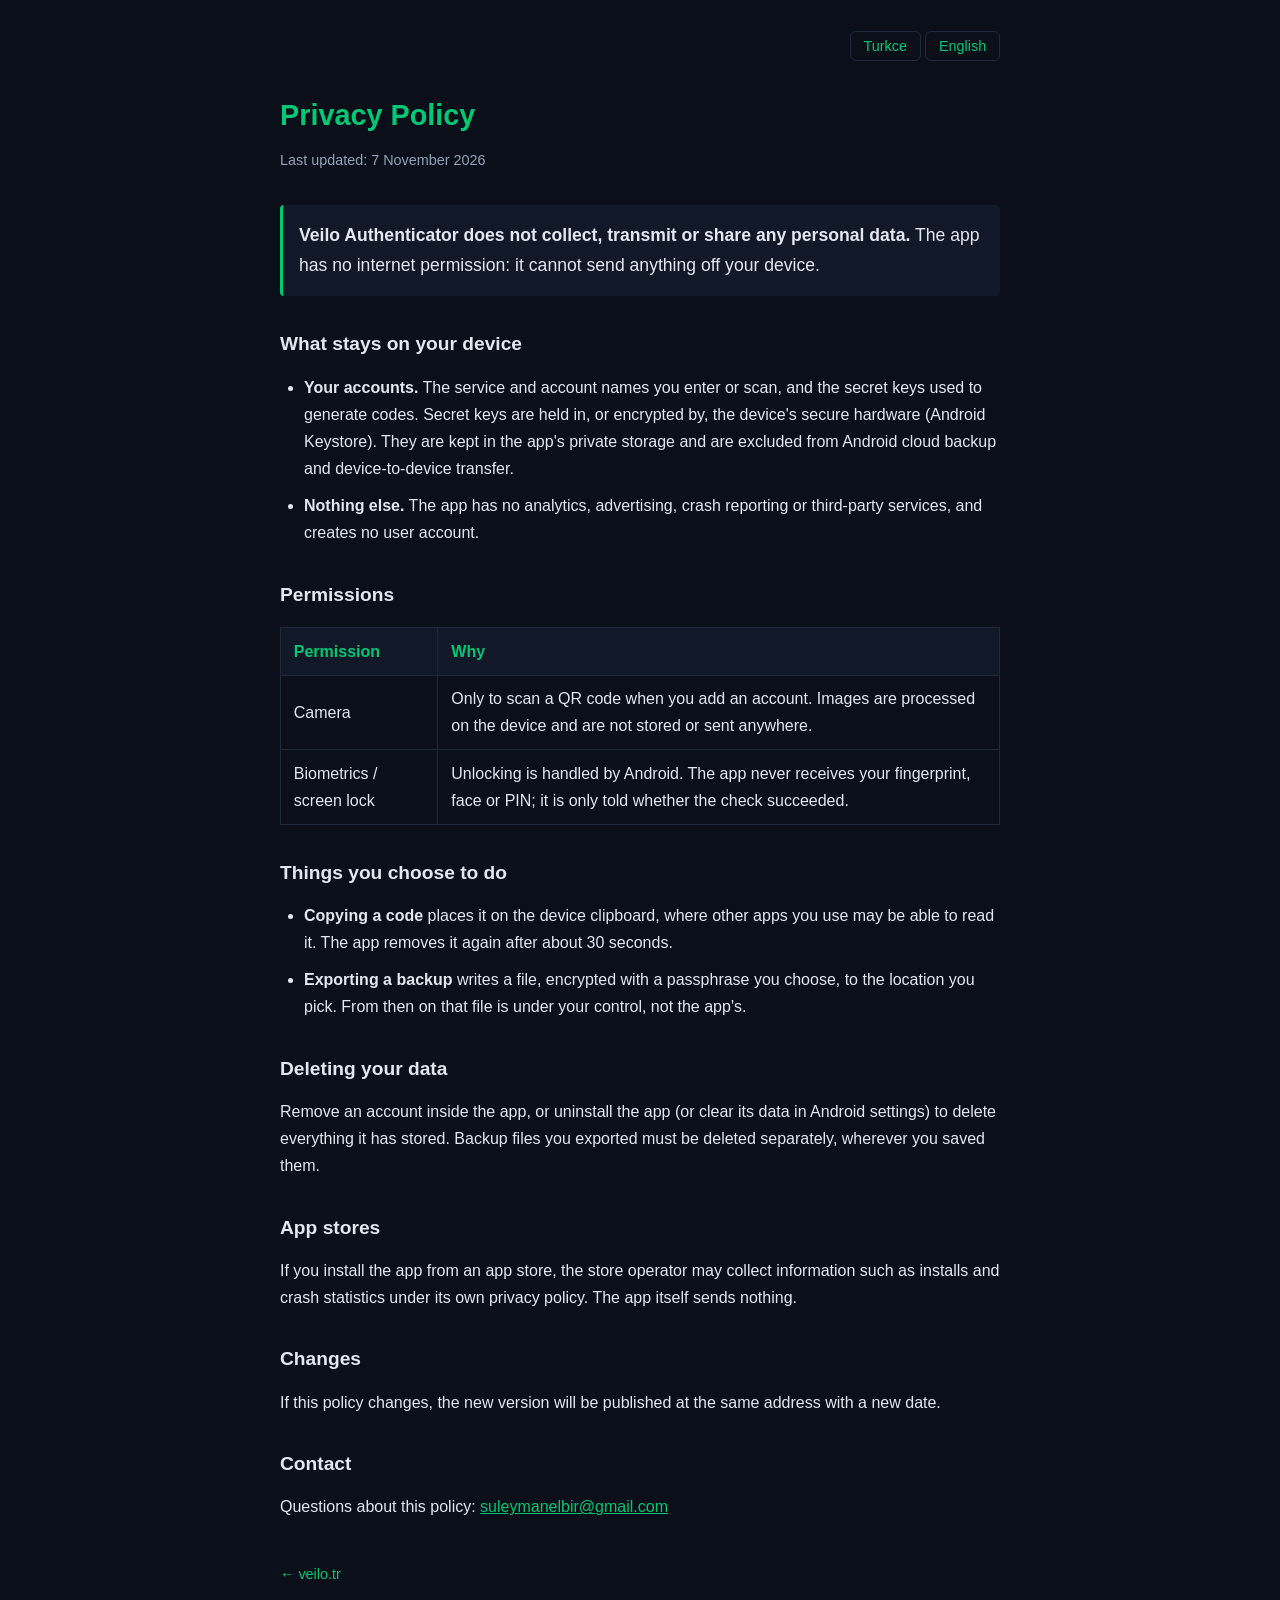
<file: docs/privacy.html>
<!DOCTYPE html>
<html lang="tr">
<head>
    <meta charset="UTF-8">
    <meta name="viewport" content="width=device-width, initial-scale=1.0">
    <title>Gizlilik Politikasi — Veilo Authenticator</title>
    <meta name="description" content="Veilo Authenticator gizlilik politikasi. Uygulama hicbir kisisel veri toplamaz, iletmez ve paylasmaz.">
    <link rel="canonical" href="https://veilo.tr/authenticator/privacy">
    <style>
        :root {
            --bg: #0a0f1a;
            --surface: #111827;
            --text: #e2e8f0;
            --muted: #94a3b8;
            --accent: #00C875;
            --border: #1e293b;
        }
        * { margin: 0; padding: 0; box-sizing: border-box; }
        body {
            font-family: 'Inter', -apple-system, BlinkMacSystemFont, 'Segoe UI', sans-serif;
            background: var(--bg);
            color: var(--text);
            line-height: 1.7;
            padding: 2rem 1rem;
        }
        .container {
            max-width: 720px;
            margin: 0 auto;
        }
        .lang-switch {
            text-align: right;
            margin-bottom: 2rem;
        }
        .lang-switch a {
            color: var(--accent);
            text-decoration: none;
            font-size: 0.9rem;
            padding: 0.4rem 0.8rem;
            border: 1px solid var(--border);
            border-radius: 6px;
        }
        .lang-switch a:hover { border-color: var(--accent); }
        h1 {
            font-family: 'Syne', 'Inter', sans-serif;
            font-size: 1.8rem;
            margin-bottom: 0.5rem;
            color: var(--accent);
        }
        .updated {
            color: var(--muted);
            font-size: 0.9rem;
            margin-bottom: 2rem;
        }
        .lead {
            font-size: 1.1rem;
            margin-bottom: 2rem;
            padding: 1rem;
            background: var(--surface);
            border-left: 3px solid var(--accent);
            border-radius: 4px;
        }
        h2 {
            font-size: 1.2rem;
            margin: 2rem 0 0.8rem;
            color: var(--text);
        }
        p, li { margin-bottom: 0.6rem; }
        ul { padding-left: 1.5rem; }
        li strong { color: var(--text); }
        table {
            width: 100%;
            border-collapse: collapse;
            margin: 1rem 0;
        }
        th, td {
            text-align: left;
            padding: 0.6rem 0.8rem;
            border: 1px solid var(--border);
        }
        th {
            background: var(--surface);
            color: var(--accent);
            font-weight: 600;
        }
        a { color: var(--accent); }
        hr {
            border: none;
            border-top: 1px solid var(--border);
            margin: 3rem 0;
        }
        .back {
            display: inline-block;
            margin-top: 2rem;
            color: var(--accent);
            text-decoration: none;
            font-size: 0.9rem;
        }
        .back:hover { text-decoration: underline; }
        .section { display: none; }
        .section.active { display: block; }
    </style>
</head>
<body>
    <div class="container">
        <div class="lang-switch">
            <a href="#" onclick="switchLang('tr'); return false;" id="btn-tr">Turkce</a>
            <a href="#" onclick="switchLang('en'); return false;" id="btn-en">English</a>
        </div>

        <!-- TURKISH -->
        <div id="lang-tr" class="section active">
            <h1>Gizlilik Politikasi</h1>
            <p class="updated">Son guncelleme: 7 Kasim 2026</p>
            <p class="lead"><strong>Veilo Authenticator hicbir kisisel veriyi toplamaz, iletmez ve paylasmaz.</strong> Uygulamanin internet izni yoktur: cihazinizdan disariya hicbir sey gonderemez.</p>

            <h2>Cihazinizda kalanlar</h2>
            <ul>
                <li><strong>Hesaplariniz.</strong> Girdiginiz ya da taradiginiz hizmet ve hesap adlari ile kod uretmekte kullanilan gizli anahtarlar. Gizli anahtarlar cihazin guvenli donaniminda (Android Keystore) tutulur ya da onunla sifrelenir. Uygulamanin ozel depolama alaninda saklanir; Android bulut yedeklemesine ve cihazdan cihaza aktarima dahil edilmez.</li>
                <li><strong>Baska hicbir sey.</strong> Uygulamada analiz, reklam, hata raporlama ya da ucuncu taraf hizmeti yoktur; kullanici hesabi olusturulmaz.</li>
            </ul>

            <h2>Izinler</h2>
            <table>
                <tr><th>Izin</th><th>Neden</th></tr>
                <tr><td>Kamera</td><td>Yalnizca hesap eklerken QR kodu taramak icin. Goruntuler cihazda islenir; saklanmaz ve hicbir yere gonderilmez.</td></tr>
                <tr><td>Biyometri / ekran kilidi</td><td>Kilit acma islemini Android yurutur. Uygulama parmak izinizi, yuzunuzu ya da PIN'inizi hicbir zaman almaz; yalnizca dogrulamanin basarili olup olmadigini ogrenir.</td></tr>
            </table>

            <h2>Sizin tercihinizle olanlar</h2>
            <ul>
                <li><strong>Kod kopyalamak</strong>, kodu cihazin panosuna koyar; kullandiginiz diger uygulamalar panoyu okuyabilir. Uygulama kodu yaklasik 30 saniye sonra panodan siler.</li>
                <li><strong>Yedek disa aktarmak</strong>, sectiginiz parolayla sifrelenmis bir dosyayi belirlediginiz konuma yazar. O andan sonra dosya uygulamanin degil, sizin denetiminizdir.</li>
            </ul>

            <h2>Verilerinizi silmek</h2>
            <p>Uygulama icinden bir hesabi kaldirabilir ya da uygulamayi kaldirarak (veya Android ayarlarindan verilerini temizleyerek) sakladigi her seyi silebilirsiniz. Disa aktardiginiz yedek dosyalarini, kaydettiginiz yerden ayrica silmeniz gerekir.</p>

            <h2>Uygulama magazalari</h2>
            <p>Uygulamayi bir uygulama magazasindan kurarsaniz, magaza isletmecisi kendi gizlilik politikasi kapsaminda kurulum ve cokme istatistikleri gibi bilgiler toplayabilir. Uygulamanin kendisi hicbir sey gondermez.</p>

            <h2>Degisiklikler</h2>
            <p>Bu politika degisirse yeni surum, yeni tarihiyle ayni adreste yayimlanir.</p>

            <h2>Iletisim</h2>
            <p>Bu politikayla ilgili sorulariniz icin: <a href="mailto:suleymanelbir@gmail.com">suleymanelbir@gmail.com</a></p>

            <a href="https://veilo.tr" class="back">&larr; veilo.tr</a>
        </div>

        <!-- ENGLISH -->
        <div id="lang-en" class="section">
            <h1>Privacy Policy</h1>
            <p class="updated">Last updated: 7 November 2026</p>
            <p class="lead"><strong>Veilo Authenticator does not collect, transmit or share any personal data.</strong> The app has no internet permission: it cannot send anything off your device.</p>

            <h2>What stays on your device</h2>
            <ul>
                <li><strong>Your accounts.</strong> The service and account names you enter or scan, and the secret keys used to generate codes. Secret keys are held in, or encrypted by, the device's secure hardware (Android Keystore). They are kept in the app's private storage and are excluded from Android cloud backup and device-to-device transfer.</li>
                <li><strong>Nothing else.</strong> The app has no analytics, advertising, crash reporting or third-party services, and creates no user account.</li>
            </ul>

            <h2>Permissions</h2>
            <table>
                <tr><th>Permission</th><th>Why</th></tr>
                <tr><td>Camera</td><td>Only to scan a QR code when you add an account. Images are processed on the device and are not stored or sent anywhere.</td></tr>
                <tr><td>Biometrics / screen lock</td><td>Unlocking is handled by Android. The app never receives your fingerprint, face or PIN; it is only told whether the check succeeded.</td></tr>
            </table>

            <h2>Things you choose to do</h2>
            <ul>
                <li><strong>Copying a code</strong> places it on the device clipboard, where other apps you use may be able to read it. The app removes it again after about 30 seconds.</li>
                <li><strong>Exporting a backup</strong> writes a file, encrypted with a passphrase you choose, to the location you pick. From then on that file is under your control, not the app's.</li>
            </ul>

            <h2>Deleting your data</h2>
            <p>Remove an account inside the app, or uninstall the app (or clear its data in Android settings) to delete everything it has stored. Backup files you exported must be deleted separately, wherever you saved them.</p>

            <h2>App stores</h2>
            <p>If you install the app from an app store, the store operator may collect information such as installs and crash statistics under its own privacy policy. The app itself sends nothing.</p>

            <h2>Changes</h2>
            <p>If this policy changes, the new version will be published at the same address with a new date.</p>

            <h2>Contact</h2>
            <p>Questions about this policy: <a href="mailto:suleymanelbir@gmail.com">suleymanelbir@gmail.com</a></p>

            <a href="https://veilo.tr" class="back">&larr; veilo.tr</a>
        </div>
    </div>

    <script>
        function switchLang(lang) {
            document.getElementById('lang-tr').classList.toggle('active', lang === 'tr');
            document.getElementById('lang-en').classList.toggle('active', lang === 'en');
            document.documentElement.lang = lang === 'en' ? 'en' : 'tr';
        }
        if (navigator.language && navigator.language.startsWith('en')) switchLang('en');
    </script>
</body>
</html>
</file>
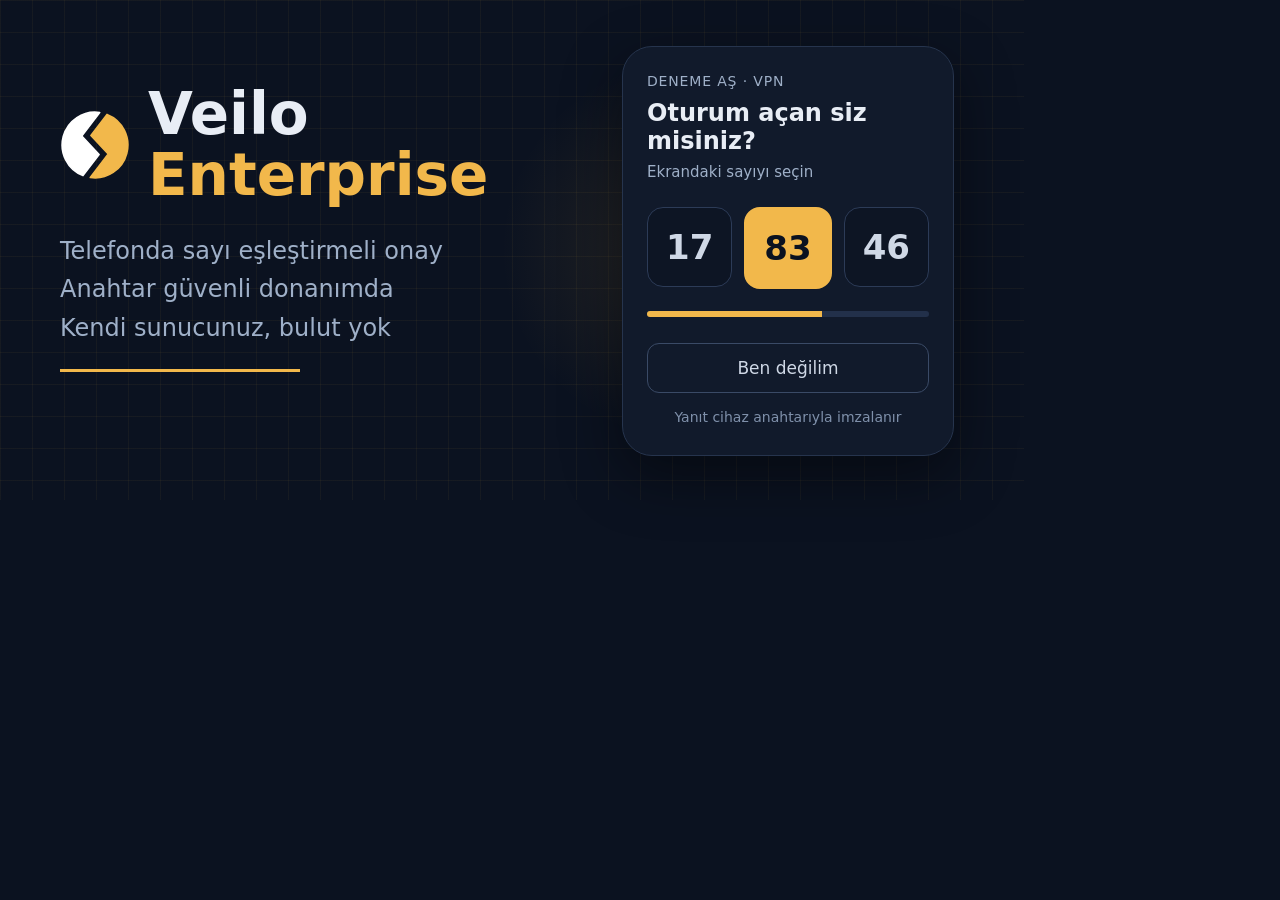
<file: docs/store/enterprise/feature-graphic.html>
<!doctype html><html><head><meta charset="utf-8"><style>
html,body{margin:0;padding:0}
body{width:1024px;height:500px;overflow:hidden;background:#0b1220;font-family:"DejaVu Sans",sans-serif;position:relative;color:#e8edf5}
.grid{position:absolute;inset:0;background-image:linear-gradient(rgba(242,184,75,.05) 1px,transparent 1px),linear-gradient(90deg,rgba(242,184,75,.05) 1px,transparent 1px);background-size:32px 32px}
.glow{position:absolute;right:120px;top:40px;width:420px;height:420px;border-radius:50%;background:radial-gradient(circle,rgba(242,184,75,.13),transparent 65%)}
.left{position:absolute;left:60px;top:84px}
.brand{display:flex;align-items:center;gap:18px}
.brand svg{width:70px;height:70px}
h1{margin:0;font-size:58px;line-height:1.05;font-weight:700}
h1 .a{color:#F2B84B;display:block}
.lines{margin-top:26px;font-size:24px;line-height:1.6;color:#9fb0c8}
.bar{margin-top:22px;width:240px;height:3px;background:#F2B84B}
.phone{position:absolute;right:70px;top:46px;width:330px;height:408px;border-radius:30px;background:#111a2b;border:1px solid #26344d;box-shadow:0 20px 60px rgba(0,0,0,.45)}
.ph{padding:26px 24px}
.org{font-size:14px;color:#9fb0c8;letter-spacing:.06em}
.q{margin-top:10px;font-size:24px;font-weight:700}
.sub{margin-top:8px;font-size:15px;color:#9fb0c8}
.nums{display:flex;gap:12px;margin-top:26px}
.n{flex:1;height:78px;border-radius:16px;border:1px solid #2c3b57;display:flex;align-items:center;justify-content:center;font-size:34px;font-weight:700;color:#cfd8e6;background:#0d1524}
.n.on{border:2px solid #F2B84B;color:#0b1220;background:#F2B84B}
.timer{margin-top:22px;height:6px;border-radius:3px;background:#22304a;overflow:hidden}
.timer i{display:block;width:62%;height:100%;background:#F2B84B}
.no{margin-top:26px;height:48px;border-radius:12px;border:1px solid #3a4a66;display:flex;align-items:center;justify-content:center;font-size:17px;color:#cfd8e6}
.ok{margin-top:16px;text-align:center;font-size:14px;color:#7f90aa}
</style></head><body>
<div class="grid"></div><div class="glow"></div>
<div class="left">
 <div class="brand">
  <svg viewBox="30 28 48 52"><path fill="#FFFFFF" stroke="#FFFFFF" stroke-width="1.2" stroke-linejoin="round" d="M57.49,29.85 L44.17,47.27 L57.03,61.07 L45.07,76.71 A24.4,24.4 0 0 1 57.49,29.85 Z"/><path fill="#F2B84B" stroke="#F2B84B" stroke-width="1.2" stroke-linejoin="round" d="M62.93,31.29 L50.97,46.93 L63.83,60.73 L50.51,78.15 A24.4,24.4 0 0 0 62.93,31.29 Z"/></svg>
  <h1>Veilo<span class="a">Enterprise</span></h1>
 </div>
 <div class="lines">Telefonda sayı eşleştirmeli onay<br>Anahtar güvenli donanımda<br>Kendi sunucunuz, bulut yok</div>
 <div class="bar"></div>
</div>
<div class="phone"><div class="ph">
 <div class="org">DENEME AŞ · VPN</div>
 <div class="q">Oturum açan siz misiniz?</div>
 <div class="sub">Ekrandaki sayıyı seçin</div>
 <div class="nums"><div class="n">17</div><div class="n on">83</div><div class="n">46</div></div>
 <div class="timer"><i></i></div>
 <div class="no">Ben değilim</div>
 <div class="ok">Yanıt cihaz anahtarıyla imzalanır</div>
</div></div>
</body></html>
</file>
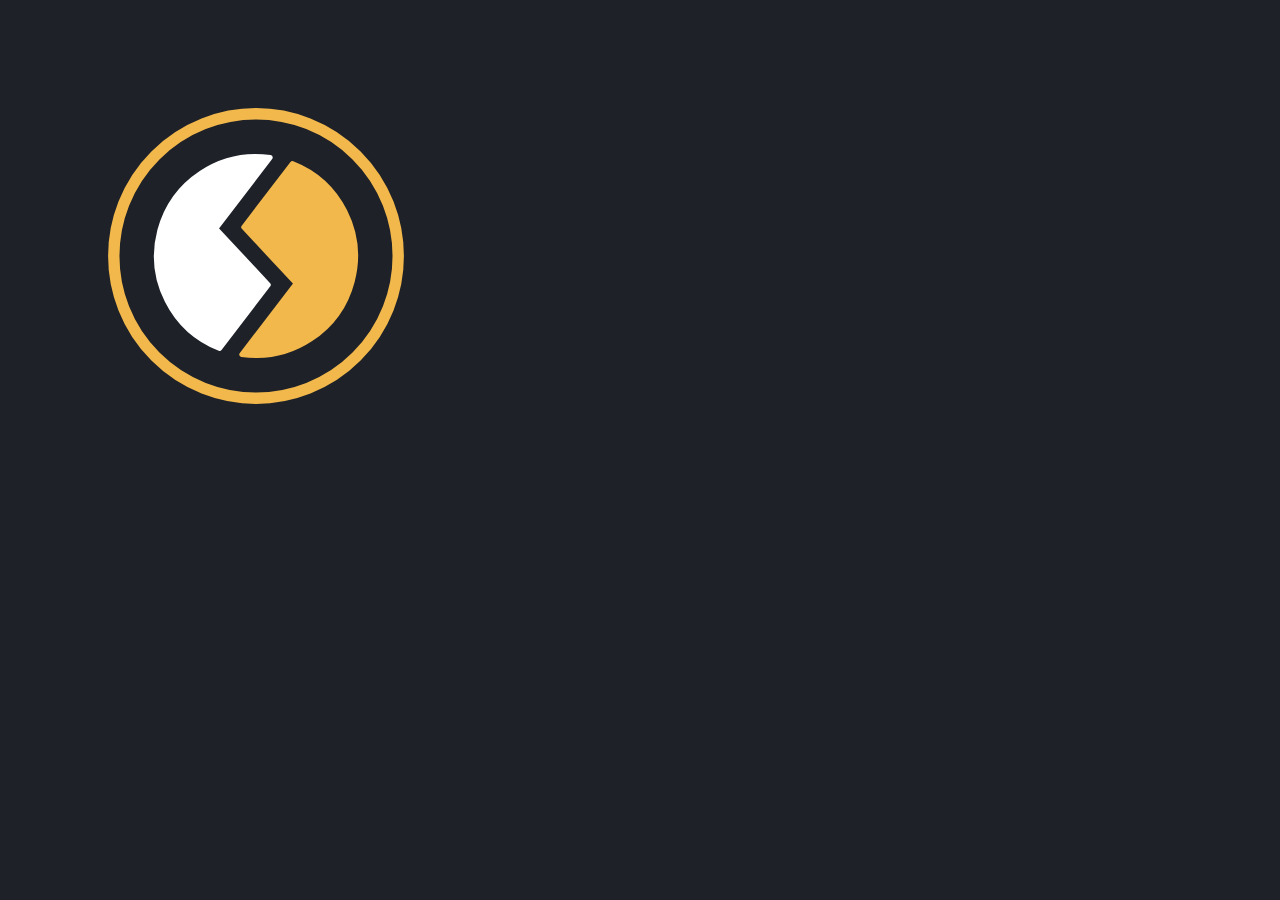
<file: docs/store/enterprise/icon-512.html>
<!doctype html><html><head><meta charset="utf-8"><style>html,body{margin:0;padding:0;background:#1E2128}svg{display:block}</style></head><body>
<svg xmlns="http://www.w3.org/2000/svg" width="512" height="512" viewBox="0 0 108 108">
<rect width="108" height="108" fill="#1E2128"/>
<circle cx="54" cy="54" r="30" fill="none" stroke="#F2B84B" stroke-width="2.4"/>
<g transform="translate(54 54) scale(0.86) translate(-54 -54)">
<path fill="#FFFFFF" stroke="#FFFFFF" stroke-width="1.2" stroke-linejoin="round" d="M57.49,29.85 L44.17,47.27 L57.03,61.07 L45.07,76.71 A24.4,24.4 0 0 1 57.49,29.85 Z"/>
<path fill="#F2B84B" stroke="#F2B84B" stroke-width="1.2" stroke-linejoin="round" d="M62.93,31.29 L50.97,46.93 L63.83,60.73 L50.51,78.15 A24.4,24.4 0 0 0 62.93,31.29 Z"/>
</g>
</svg></body></html>
</file>
<file: docs/style.css>
@font-face{font-family:'Fraunces';font-style:normal;font-weight:100 900;font-display:swap;src:url(fonts/fraunces-latin-wght-normal.woff2) format('woff2');unicode-range:U+0000-00FF,U+0131,U+0152-0153,U+02BB-02BC,U+02C6,U+02DA,U+02DC,U+0304,U+0308,U+0329,U+2000-206F,U+20AC,U+2122,U+2191,U+2193,U+2212,U+2215,U+FEFF,U+FFFD}
@font-face{font-family:'Fraunces';font-style:normal;font-weight:100 900;font-display:swap;src:url(fonts/fraunces-latin-ext-wght-normal.woff2) format('woff2');unicode-range:U+0100-02BA,U+02BD-02C5,U+02C7-02CC,U+02CE-02D7,U+02DD-02FF,U+0304,U+0308,U+0329,U+1D00-1DBF,U+1E00-1E9F,U+1EF2-1EFF,U+2020,U+20A0-20AB,U+20AD-20C0,U+2113,U+2C60-2C7F,U+A720-A7FF}
@font-face{font-family:'Fraunces';font-style:italic;font-weight:100 900;font-display:swap;src:url(fonts/fraunces-latin-wght-italic.woff2) format('woff2');unicode-range:U+0000-00FF,U+0131,U+0152-0153,U+02BB-02BC,U+02C6,U+02DA,U+02DC,U+0304,U+0308,U+0329,U+2000-206F,U+20AC,U+2122,U+2191,U+2193,U+2212,U+2215,U+FEFF,U+FFFD}
@font-face{font-family:'Fraunces';font-style:italic;font-weight:100 900;font-display:swap;src:url(fonts/fraunces-latin-ext-wght-italic.woff2) format('woff2');unicode-range:U+0100-02BA,U+02BD-02C5,U+02C7-02CC,U+02CE-02D7,U+02DD-02FF,U+0304,U+0308,U+0329,U+1D00-1DBF,U+1E00-1E9F,U+1EF2-1EFF,U+2020,U+20A0-20AB,U+20AD-20C0,U+2113,U+2C60-2C7F,U+A720-A7FF}
@font-face{font-family:'Manrope';font-style:normal;font-weight:200 800;font-display:swap;src:url(fonts/manrope-latin-wght-normal.woff2) format('woff2');unicode-range:U+0000-00FF,U+0131,U+0152-0153,U+02BB-02BC,U+02C6,U+02DA,U+02DC,U+0304,U+0308,U+0329,U+2000-206F,U+20AC,U+2122,U+2191,U+2193,U+2212,U+2215,U+FEFF,U+FFFD}
@font-face{font-family:'Manrope';font-style:normal;font-weight:200 800;font-display:swap;src:url(fonts/manrope-latin-ext-wght-normal.woff2) format('woff2');unicode-range:U+0100-02BA,U+02BD-02C5,U+02C7-02CC,U+02CE-02D7,U+02DD-02FF,U+0304,U+0308,U+0329,U+1D00-1DBF,U+1E00-1E9F,U+1EF2-1EFF,U+2020,U+20A0-20AB,U+20AD-20C0,U+2113,U+2C60-2C7F,U+A720-A7FF}
@font-face{font-family:'JetBrains Mono';font-style:normal;font-weight:500;font-display:swap;src:url(fonts/jetbrains-mono-latin-500-normal.woff2) format('woff2');unicode-range:U+0000-00FF,U+0131,U+0152-0153,U+02BB-02BC,U+02C6,U+02DA,U+02DC,U+0304,U+0308,U+0329,U+2000-206F,U+20AC,U+2122,U+2191,U+2193,U+2212,U+2215,U+FEFF,U+FFFD}
@font-face{font-family:'JetBrains Mono';font-style:normal;font-weight:500;font-display:swap;src:url(fonts/jetbrains-mono-latin-ext-500-normal.woff2) format('woff2');unicode-range:U+0100-02BA,U+02BD-02C5,U+02C7-02CC,U+02CE-02D7,U+02DD-02FF,U+0304,U+0308,U+0329,U+1D00-1DBF,U+1E00-1E9F,U+1EF2-1EFF,U+2020,U+20A0-20AB,U+20AD-20C0,U+2113,U+2C60-2C7F,U+A720-A7FF}
:root{
  --paper:#F4F3EF; --paper-2:#E9E7E0; --ink:#0D1424; --ink-2:#1A2338;
  --navy:#2A3F72; --navy-soft:#5E72A8; --line:rgba(13,20,36,.12);
  --signal:#1E7F52; --alert:#B0402B; --muted:#5B6275;
  --display:'Fraunces',Georgia,serif; --sans:'Manrope',system-ui,sans-serif; --mono:'JetBrains Mono',ui-monospace,monospace;
  --wrap:1240px; --pad:clamp(20px,4vw,48px); --sec:clamp(96px,13vw,190px);
  --ease:cubic-bezier(.16,1,.3,1);
}
*,*::before,*::after{box-sizing:border-box;margin:0;padding:0}
html{scroll-padding-top:72px;-webkit-text-size-adjust:100%}
html.lenis,html.lenis body{height:auto}
.lenis.lenis-smooth{scroll-behavior:auto!important}
body{background:var(--paper);color:var(--ink);font:400 17px/1.6 var(--sans);-webkit-font-smoothing:antialiased;overflow-x:clip}
img{display:block;max-width:100%;height:auto}
a{color:inherit;text-decoration:none}
ul,ol{list-style:none}
::selection{background:var(--navy);color:var(--paper)}
:focus-visible{outline:2px solid var(--navy);outline-offset:3px;border-radius:4px}
html[data-lang="tr"] [data-l="en"],html[data-lang="en"] [data-l="tr"]{display:none!important}
.mono{font-family:var(--mono);font-weight:500;letter-spacing:-.01em}
.small{font-size:12.5px;letter-spacing:.02em}
.muted{color:var(--muted)}
.wrap{max-width:var(--wrap);margin:0 auto;padding:0 var(--pad)}
.skip{position:absolute;left:-999px;top:8px;background:var(--ink);color:var(--paper);padding:8px 14px;z-index:100}
.skip:focus{left:8px}
.eyebrow{font-size:12px;text-transform:uppercase;letter-spacing:.16em;color:var(--navy);margin-bottom:22px}
em{font-style:italic;color:var(--navy)}
.display{font-family:var(--display);font-weight:360;font-size:clamp(3.1rem,7.4vw,7.6rem);line-height:.96;letter-spacing:-.035em;margin-bottom:32px}
.display .line{display:block;overflow:hidden;padding-bottom:.08em}
.display .in{display:block}
.h2{font-family:var(--display);font-weight:380;font-size:clamp(2.2rem,4.6vw,4.4rem);line-height:1.03;letter-spacing:-.028em;margin-bottom:24px}
.narrow{max-width:16ch}
.body{max-width:58ch;color:var(--muted);font-size:18px}
.lede{max-width:46ch;font-size:clamp(17px,1.4vw,19px);color:var(--muted);margin-bottom:36px}
h3{font-family:var(--display);font-weight:450;font-size:1.5rem;letter-spacing:-.015em;line-height:1.15;margin-bottom:10px}
.num{font-size:12px;letter-spacing:.12em;color:var(--navy);display:block;margin-bottom:14px}

/* buttons */
.cta{display:flex;flex-wrap:wrap;gap:12px}
.btn{display:inline-flex;align-items:center;gap:10px;padding:15px 24px;border-radius:999px;font:600 15px/1 var(--sans);transition:background .3s var(--ease),color .3s var(--ease),border-color .3s var(--ease),transform .3s var(--ease)}
.btn:hover{transform:translateY(-2px)}
.btn-sm{padding:10px 16px;font-size:14px}
.btn-navy{background:var(--navy);color:var(--paper)} .btn-navy:hover{background:var(--ink)}
.btn-ink{background:var(--ink);color:var(--paper)} .btn-ink:hover{background:var(--navy)}
.btn-line{border:1px solid rgba(13,20,36,.22)} .btn-line:hover{border-color:var(--ink)}
.btn-paper{background:var(--paper);color:var(--ink)} .btn-paper:hover{background:#fff}
.btn-line-light{border:1px solid rgba(244,243,239,.3);color:var(--paper)} .btn-line-light:hover{border-color:var(--paper)}
.arr{transition:transform .3s var(--ease)} a:hover .arr{transform:translateX(4px)}

/* nav */
.nav{position:fixed;inset:0 0 auto 0;z-index:50;display:flex;align-items:center;justify-content:space-between;gap:24px;padding:14px var(--pad);transition:transform .5s var(--ease),background .3s,border-color .3s;border-bottom:1px solid transparent}
.nav.solid{background:rgba(244,243,239,.86);backdrop-filter:blur(12px);-webkit-backdrop-filter:blur(12px);border-color:var(--line)}
.nav.hide{transform:translateY(-100%)}
.brand{display:flex;align-items:center;gap:8px;font:700 17px var(--sans);letter-spacing:-.01em}
.brand .logo{width:24px;height:24px;color:var(--navy)}
.brand-sub{font-weight:400;color:var(--muted)}
.links{display:flex;gap:28px;font-size:15px}
.links a{position:relative;color:var(--muted);transition:color .2s}
.links a:hover{color:var(--ink)}
.nav-r{display:flex;align-items:center;gap:10px}
.lang{background:none;border:1px solid var(--line);border-radius:999px;padding:9px 12px;font-size:12px;cursor:pointer;color:var(--ink)}
.lang:hover{border-color:var(--ink)}

/* hero */
.hero{min-height:100svh;display:flex;flex-direction:column;justify-content:center;padding:128px 0 56px;position:relative}
.hero-grid{display:grid;grid-template-columns:1.3fr .7fr;gap:clamp(32px,5vw,80px);align-items:center;width:100%}
.hero-visual{position:relative;justify-self:center}
.phone{width:min(300px,68vw);aspect-ratio:1233/2400;border-radius:40px;border:9px solid var(--ink);overflow:hidden;background:#fff;box-shadow:0 50px 90px -40px rgba(13,20,36,.45),0 0 0 1px rgba(13,20,36,.06);position:relative;margin:0}
.phone img{width:100%;height:100%;object-fit:cover}
.phone-sm{width:min(260px,62vw)}
.live{position:absolute;left:-58%;bottom:9%;background:var(--paper);border:1px solid var(--line);border-radius:18px;padding:18px 20px 16px;box-shadow:0 24px 50px -28px rgba(13,20,36,.35);min-width:250px}
.code{font-variant-numeric:tabular-nums;white-space:nowrap;line-height:1}
.code-md{font-size:2.6rem;margin:10px 0 12px;letter-spacing:-.02em}
.code .dg{display:inline-block}
.code.flip .dg{animation:dg .6s var(--ease) both;animation-delay:calc(var(--i)*40ms)}
@keyframes dg{from{transform:translateY(40%);opacity:0;filter:blur(4px)}to{transform:none;opacity:1;filter:none}}
.bar{height:2px;background:var(--line);border-radius:2px;overflow:hidden;margin-bottom:10px}
.bar i{display:block;height:100%;background:var(--navy);transform-origin:left;transition:transform .25s linear}
.hint{position:absolute;left:50%;bottom:24px;transform:translateX(-50%);font-size:12px;color:var(--muted);white-space:nowrap}

/* descent (static default = no JS / reduced motion) */
.descent{--bg:var(--paper);--fg:var(--ink);background:var(--bg);color:var(--fg);padding:var(--sec) 0;position:relative}
.descent-grid{display:grid;grid-template-columns:1fr 1fr;gap:clamp(32px,6vw,96px);align-items:center}
.step{margin-bottom:56px;max-width:34rem}
.step p{color:inherit;opacity:.72;font-size:18px}
.descent .eyebrow,.descent .num{color:inherit;opacity:.6}
.stack-wrap{perspective:1800px;display:flex;justify-content:center;align-items:center;min-height:640px}
.stack{position:relative;width:min(280px,58vw);aspect-ratio:1233/2400;transform-style:preserve-3d;transform:rotateX(56deg) rotateZ(-32deg) scale(.86)}
.layer{position:absolute;inset:0;border-radius:34px;transform-style:preserve-3d;overflow:hidden;box-shadow:0 30px 60px -30px rgba(13,20,36,.5)}
.l-screen{border:9px solid var(--ink);background:#fff;transform:translateZ(210px)}
.l-screen img{width:100%;height:100%;object-fit:cover}
.l-app{background:#fff;border:1px solid var(--line);color:var(--ink);padding:56px 18px 18px;transform:translateZ(70px)}
.l-vault{background:var(--navy) repeating-linear-gradient(90deg,rgba(255,255,255,.06) 0 1px,transparent 1px 22px),repeating-linear-gradient(0deg,rgba(255,255,255,.06) 0 1px,transparent 1px 22px);color:var(--paper);display:grid;place-items:center;transform:translateZ(-70px)}
.l-chip{background:var(--ink);color:var(--navy-soft);display:grid;place-items:center;transform:translateZ(-210px)}
.tag{position:absolute;top:16px;left:18px;font-size:11px;letter-spacing:.08em;opacity:.75}
.flags li{display:flex;justify-content:space-between;border-bottom:1px solid var(--line);padding:11px 0;font-size:12.5px}
.flags b{color:var(--signal);font-weight:500} .flags b.off{color:var(--alert)}
.vault-label{font-size:15px;letter-spacing:.1em;border:1px solid rgba(244,243,239,.35);padding:10px 14px;border-radius:8px;background:rgba(13,20,36,.35)}
.chip{width:72%;height:auto}
.chip-core{fill:var(--navy)}
.chip .key{color:var(--paper)}
html.js:not(.rm) .descent{padding:0;height:100svh;overflow:hidden}
html.js:not(.rm) .descent-grid{height:100svh}
html.js:not(.rm) .steps{position:relative;min-height:22rem}
html.js:not(.rm) .step{position:absolute;left:0;right:0;top:3.2rem;margin:0}
html.js:not(.rm) .stack{transform:none}
html.js:not(.rm) .layer{transform:none}

/* principles */
.principles{padding:var(--sec) 0}
.big-list{margin-top:56px;border-bottom:1px solid var(--line)}
.big-list li{display:grid;grid-template-columns:1.4fr 1fr;gap:32px;align-items:end;padding:36px 0;border-top:1px solid var(--line)}
.big{font-family:var(--display);font-weight:340;font-size:clamp(2.4rem,6.6vw,6rem);line-height:.98;letter-spacing:-.035em}
.big .w{display:inline-block}
.proof{color:var(--muted);max-width:36ch;font-size:16px;padding-bottom:10px}

/* match */
.match{padding:var(--sec) 0;background:var(--paper-2)}
.match .body{margin-bottom:64px}
.match-visual{position:relative;display:grid;grid-template-columns:1fr auto;align-items:center;gap:clamp(24px,6vw,96px);max-width:980px;margin:0 auto 80px}
.login{background:var(--paper);border:1px solid var(--line);border-radius:20px;padding:22px;max-width:420px;justify-self:end;width:100%;box-shadow:0 30px 60px -40px rgba(13,20,36,.4)}
.dots{display:flex;gap:6px;margin-bottom:16px} .dots i{width:9px;height:9px;border-radius:50%;background:var(--paper-2);border:1px solid var(--line)}
.field{border:1px solid var(--line);border-radius:10px;padding:12px 14px;margin-top:10px;font-size:14px;background:#fff}
.field.prompt{font-family:var(--sans);display:flex;justify-content:space-between;align-items:center}
.target{font-size:22px;color:var(--navy);transition:color .3s}
.ring{position:absolute;left:50%;top:52.4%;width:24%;aspect-ratio:1.55;border:3px solid var(--signal);border-radius:999px;transform:translate(-50%,-50%);pointer-events:none}
.stamp{position:absolute;right:-8px;bottom:10%;background:var(--signal);color:#fff;font-size:13px;letter-spacing:.08em;padding:10px 14px;border-radius:8px;transform:rotate(-4deg);box-shadow:0 18px 40px -20px rgba(30,127,82,.8)}
.gw-steps,.rec-list{display:grid;grid-template-columns:repeat(4,1fr);gap:clamp(20px,3vw,40px);margin-bottom:56px}
.gw-steps li,.rec-list li{border-top:1px solid var(--ink);padding-top:22px}
.gw-steps p,.rec-list p{color:var(--muted);font-size:16px}

/* compare */
.compare{padding:var(--sec) 0}
.table{margin-top:48px;border-top:1px solid var(--ink)}
.tr{display:grid;grid-template-columns:1.3fr 1fr 1fr 1.3fr;border-bottom:1px solid var(--line)}
.tr>span{padding:20px 16px 20px 0;font-size:16px}
.tr>span:first-child{font-weight:600}
.th>span{font-family:var(--mono);font-size:12px;letter-spacing:.12em;text-transform:uppercase;color:var(--muted);padding:16px 16px 16px 0}
.tr .us{background:var(--navy);color:var(--paper);padding-left:18px;font-weight:600}
.th .us{color:var(--paper)}

/* recovery */
.recovery{padding:var(--sec) 0;border-top:1px solid var(--line)}
.rec-list{margin-top:64px}

/* enterprise */
.enterprise{padding:var(--sec) 0;background:var(--ink);color:var(--paper)}
.enterprise em,.enterprise .eyebrow,.enterprise .num{color:#9FB0DA}
.enterprise .body,.enterprise .muted{color:rgba(244,243,239,.62)}
.ent-grid{display:grid;grid-template-columns:1.2fr .8fr;gap:clamp(32px,6vw,96px);align-items:center}
.ent-visual{justify-self:center}
.enterprise .phone{border-color:#2A3247}
.policy{margin:36px 0 20px;border:1px solid rgba(244,243,239,.14);border-radius:14px;overflow:hidden;font-size:13px;max-width:520px}
.policy-h,.policy-r{display:flex;justify-content:space-between;padding:12px 16px;border-bottom:1px solid rgba(244,243,239,.1)}
.policy-h{background:rgba(244,243,239,.05);letter-spacing:.06em;text-transform:uppercase;font-size:11.5px}
.policy-h b,.policy-r b{color:#6FCF9F;font-weight:500} .policy-r b.off{color:#E58C78}
.policy-r:last-child{border-bottom:0}
.docs-h{margin-top:120px}
.docs{display:grid;grid-template-columns:repeat(2,1fr);border-top:1px solid rgba(244,243,239,.2)}
.docs a{display:flex;align-items:center;gap:16px;padding:26px 0;border-bottom:1px solid rgba(244,243,239,.2);font-family:var(--display);font-size:1.5rem;letter-spacing:-.015em;margin-right:32px}
.docs a span:first-child{flex:1}
.docs a:hover{color:#9FB0DA}

/* products */
.products{padding:var(--sec) 0 calc(var(--sec)*.7)}
.prod-list{border-top:1px solid var(--ink)}
.prod-list a{display:grid;grid-template-columns:minmax(0,1fr) minmax(0,1.6fr) 210px 20px;gap:24px;align-items:center;padding:26px 0;border-bottom:1px solid var(--line);transition:padding .4s var(--ease),color .3s}
.prod-list a:hover{padding-left:14px;color:var(--navy)}
.prod-name{font-family:var(--display);font-size:clamp(1.6rem,3vw,2.4rem);letter-spacing:-.025em;line-height:1}
.prod-desc{color:var(--muted);font-size:16px}

/* final */
.final{background:var(--navy);color:var(--paper);padding:var(--sec) 0;overflow:hidden}
.final em{color:#C9D3EE}
.code-xl{font-size:clamp(4.2rem,17vw,16rem);letter-spacing:-.05em;margin-bottom:22px;transform-origin:left center}
.bar-light{background:rgba(244,243,239,.2);max-width:640px} .bar-light i{background:var(--paper)}
.final-note{font-size:14px;color:rgba(244,243,239,.75);margin-bottom:96px}
.final .h2{max-width:18ch;margin-bottom:40px}
.foot{background:var(--ink);color:rgba(244,243,239,.7);padding:28px 0}
.foot-row{display:flex;flex-wrap:wrap;gap:28px}
.foot a:hover{color:var(--paper)}

/* responsive */
@media (max-width:980px){
  .links{display:none}
  .hero-grid,.ent-grid{grid-template-columns:minmax(0,1fr)}
  .hero-visual{margin-top:16px}
  .live{left:auto;right:-14%;bottom:-6%;min-width:220px}
  .gw-steps,.rec-list{grid-template-columns:repeat(2,1fr)}
  .big-list li{grid-template-columns:minmax(0,1fr);gap:12px}
  .prod-list a{grid-template-columns:1fr auto;gap:6px 16px}
  .prod-desc{grid-column:1/-1;grid-row:2}
  .prod-list .small{display:none}
  .docs{grid-template-columns:minmax(0,1fr)}
  .docs a{margin-right:0}
}
@media (max-width:820px){
  .descent-grid{grid-template-columns:minmax(0,1fr)}
  html.js:not(.rm) .descent-grid{grid-template-rows:auto 1fr;align-content:center;gap:8px;padding-top:72px}
  html.js:not(.rm) .stack-wrap{order:-1;min-height:0;height:52svh}
  html.js:not(.rm) .stack{width:min(190px,44vw)}
  html.js:not(.rm) .steps{min-height:15rem}
  html.js:not(.rm) .step{top:2.4rem}
  .step .h2{font-size:clamp(1.8rem,7vw,2.4rem)}
  .step p{font-size:16px}
  .stack-wrap{min-height:520px}
  .match-visual{grid-template-columns:minmax(0,1fr);justify-items:center}
  .login{justify-self:center}
  .stamp{right:4%;bottom:4%}
  .tr{grid-template-columns:1fr 1fr 1fr;font-size:14px}
  .tr>span:first-child{grid-column:1/-1;padding-bottom:4px;padding-top:18px}
  .tr>span{padding:6px 10px 14px 0;font-size:14px}
  .th>span:first-child{display:none}
}
@media (max-width:560px){
  .gw-steps,.rec-list{grid-template-columns:minmax(0,1fr)}
  .live{position:relative;right:auto;bottom:auto;margin-top:-56px;margin-left:24px}
  .nav .btn{display:none}
}
@media (prefers-reduced-motion:reduce){*,*::before,*::after{animation:none!important;transition:none!important}}

/* ---------- Ürünler menüsü (tüm Veilo sitelerinde ortak) ---------- */
.prod-menu{position:relative}
.prod-menu>summary{list-style:none;display:flex;align-items:center;gap:7px;cursor:pointer;font-size:14px;color:var(--muted);padding:9px 14px;border:1px solid var(--line);border-radius:999px;transition:color .2s,border-color .2s;user-select:none}
.prod-menu>summary::-webkit-details-marker{display:none}
.prod-menu>summary:hover,.prod-menu[open]>summary{color:var(--ink);border-color:var(--ink)}
.prod-menu>summary:focus-visible{outline:2px solid var(--navy);outline-offset:2px}
.prod-menu .chev{transition:transform .25s var(--ease)}
.prod-menu[open] .chev{transform:rotate(180deg)}
.prod-pop{position:absolute;right:0;top:calc(100% + 10px);z-index:60;width:min(320px,calc(100vw - 2*var(--pad)));display:grid;gap:2px;padding:8px;background:var(--paper);border:1px solid var(--line);border-radius:14px;box-shadow:0 20px 50px -12px rgba(13,20,36,.22)}
.prod-menu[open] .prod-pop{animation:prodIn .22s var(--ease)}
@keyframes prodIn{from{opacity:0;transform:translateY(-6px)}to{opacity:1;transform:none}}
.prod-pop a{display:grid;gap:2px;padding:10px 12px;border-radius:10px;transition:background .15s}
.prod-pop a:hover,.prod-pop a:focus-visible{background:var(--paper-2);outline:none}
.prod-pop b{display:flex;align-items:center;gap:8px;font-size:14.5px;font-weight:600;color:var(--ink)}
.prod-pop small{font-size:12.5px;line-height:1.4;color:var(--muted)}
.prod-pop a[aria-current] b{color:var(--signal)}
.prod-here{font-size:10.5px;font-weight:400;letter-spacing:.04em;text-transform:uppercase;color:var(--muted)}
@media (max-width:560px){.prod-menu>summary{padding:8px 11px;font-size:13px}}
@media (max-width:560px){.lang{white-space:nowrap;padding:8px 10px}.prod-pop{position:fixed;left:var(--pad);right:var(--pad);top:64px;width:auto}}
@media (max-width:400px){.nav .brand-sub{display:none}}

/* on-page quick nav ("pusula"): all widths — the nav hides while scrolling down */
.qn{display:block;position:fixed;right:16px;bottom:calc(16px + env(safe-area-inset-bottom,0px));z-index:60}
.qn-btn{width:46px;height:46px;border-radius:50%;border:1px solid var(--line);background:var(--paper);color:var(--ink);display:grid;place-items:center;cursor:pointer;box-shadow:0 14px 30px -14px rgba(13,20,36,.45)}
.qn-btn svg{width:18px;height:18px}
.qn-panel{position:absolute;right:0;bottom:56px;min-width:210px;background:var(--paper);border:1px solid var(--line);border-radius:14px;padding:6px;box-shadow:0 24px 50px -24px rgba(13,20,36,.45);display:none}
.qn.open .qn-panel{display:block}
.qn-panel a{display:block;padding:10px 12px;border-radius:9px;font-size:14px;color:var(--muted)}
.qn-panel a:hover{background:var(--paper-2);color:var(--ink)}
.qn-panel a[aria-current]{color:var(--ink);background:var(--paper-2)}
.qn-btn:hover{border-color:var(--ink)}
.qn-btn:focus-visible{outline:2px solid var(--navy);outline-offset:2px}

/* 2026-11-24 mobil: yatay taşma güvenliği (animasyon başlangıç durumları dahil) */
main{overflow-x:clip}

/* pusula ilerleme halkası (axon ile aynı) */
.qn-btn{position:relative}
.qn-btn svg.qn-ring{position:absolute;top:-1px;left:-1px;width:calc(100% + 2px);height:calc(100% + 2px);transform:rotate(-90deg);pointer-events:none}
.qn-ring circle{fill:none;stroke:var(--signal);stroke-width:2;stroke-dasharray:144.5;stroke-dashoffset:144.5;transition:stroke-dashoffset .12s linear}
@media (prefers-reduced-motion:reduce){.qn-ring circle{transition:none}}
</file>
